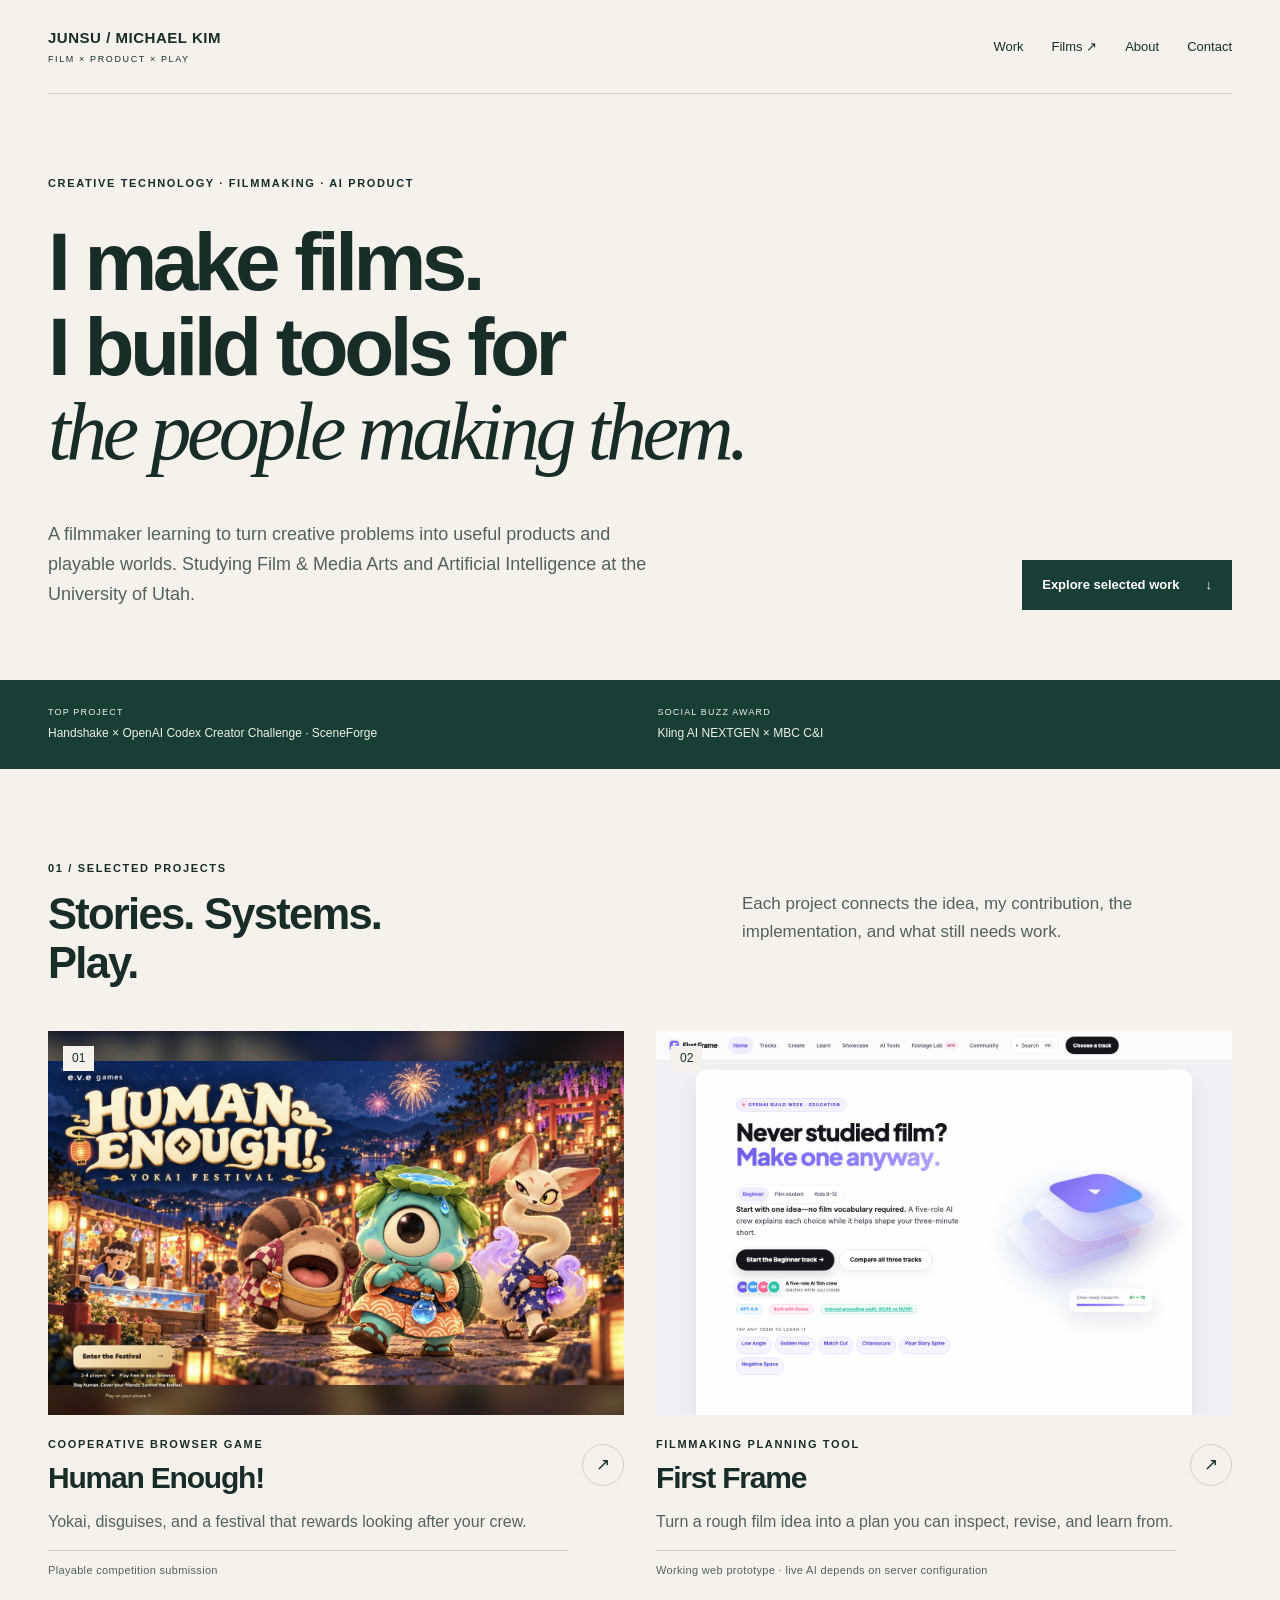
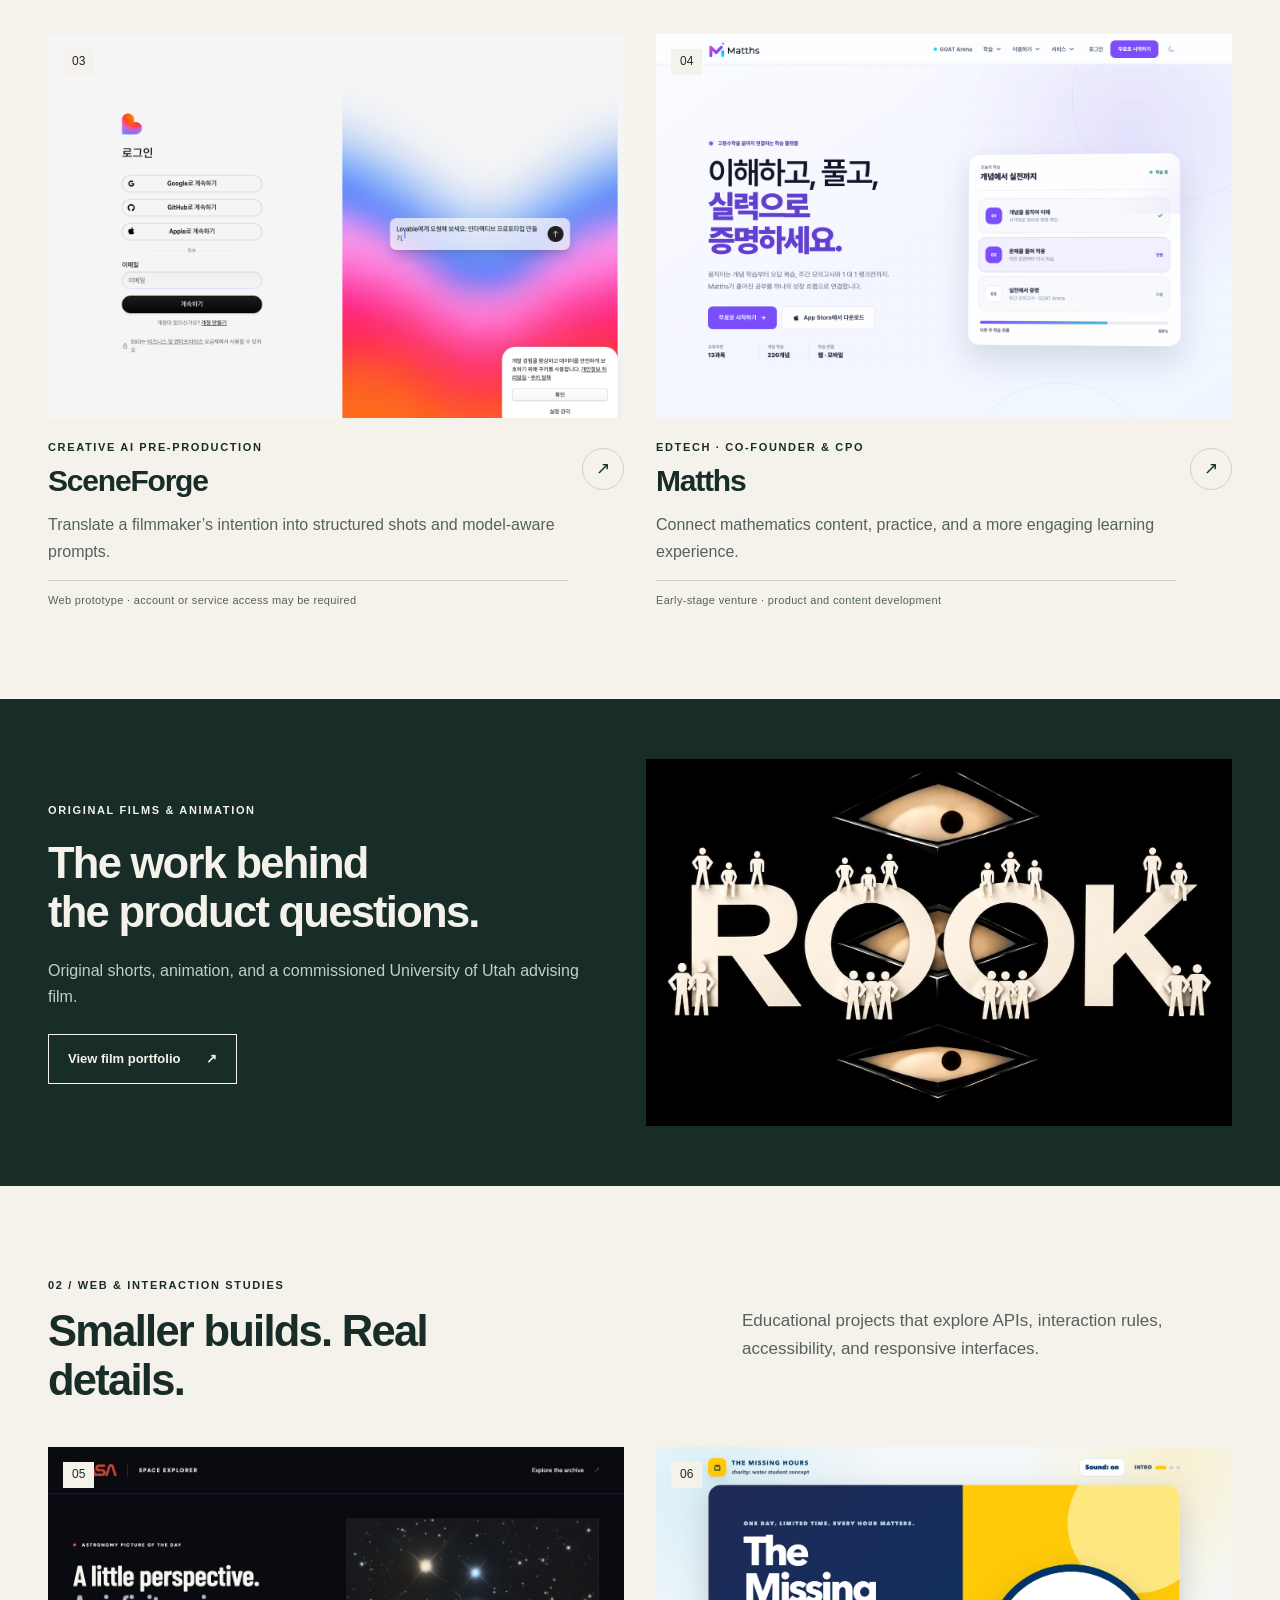
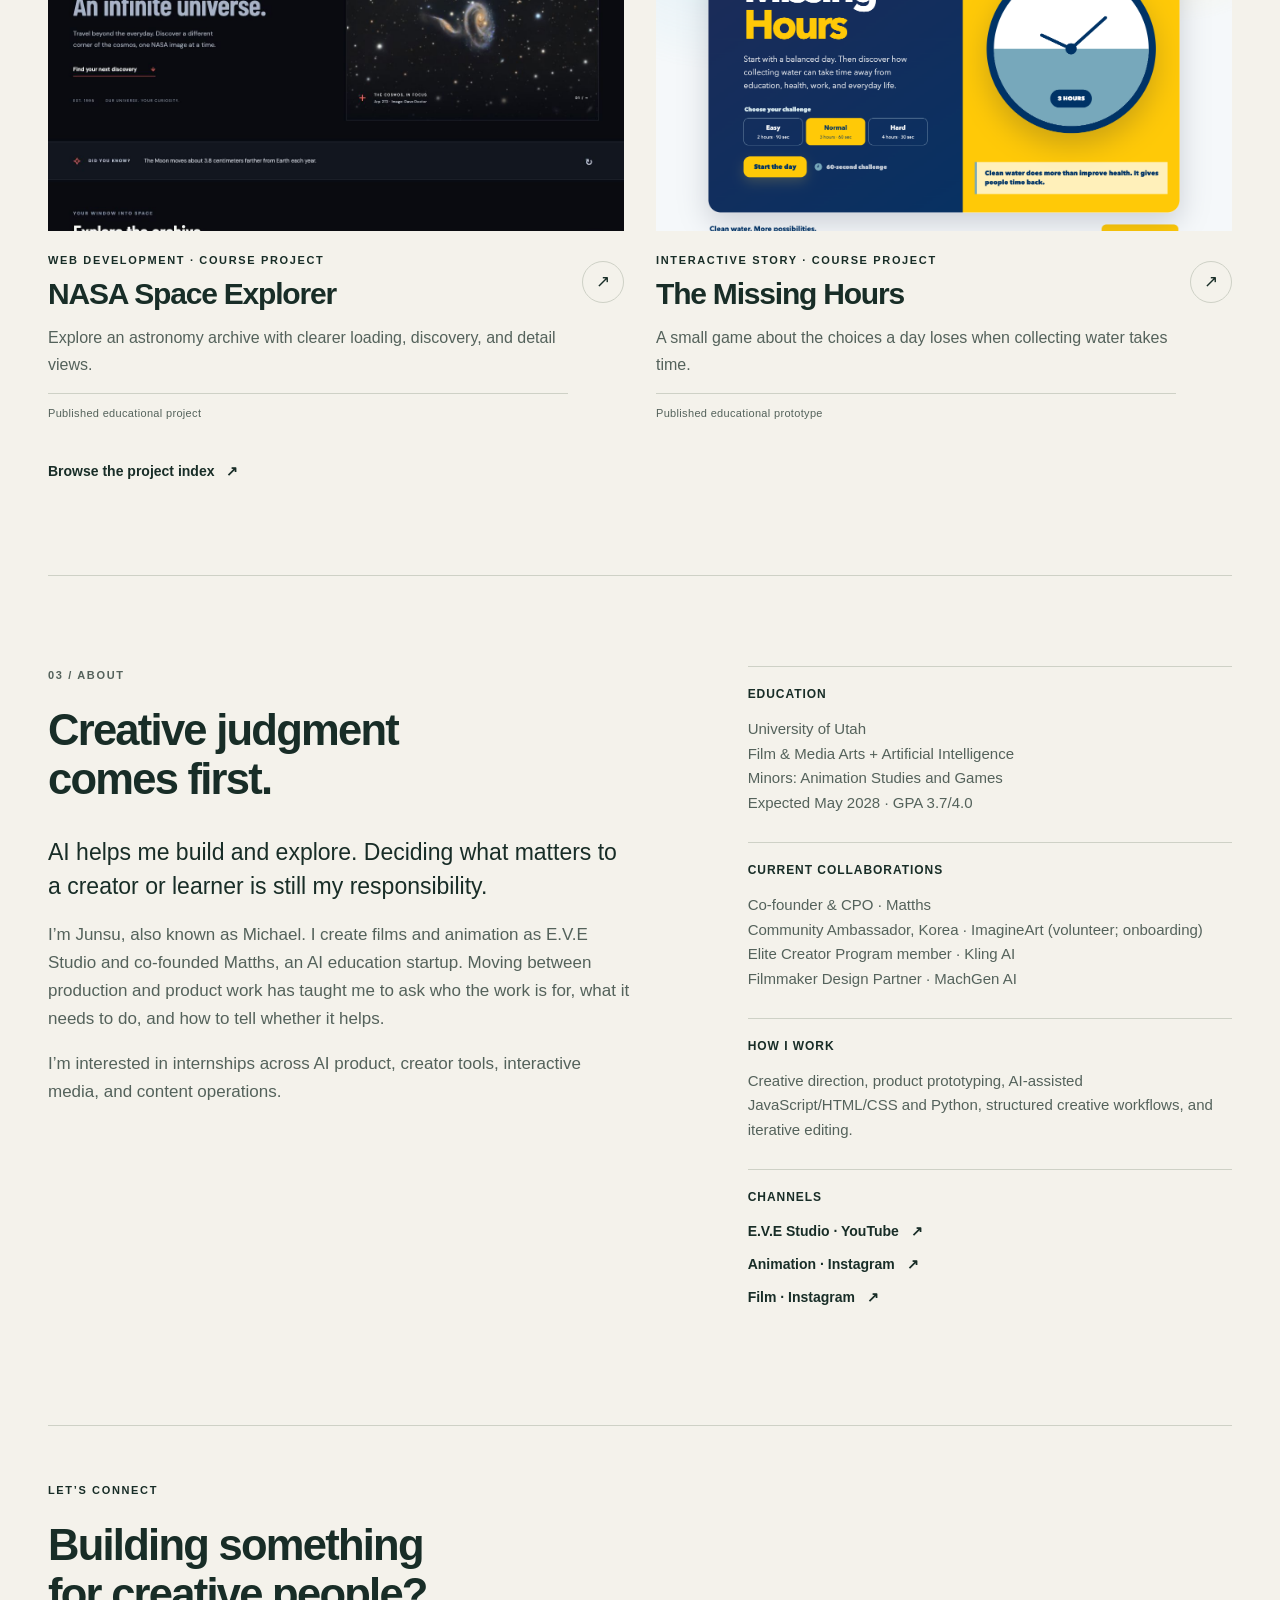
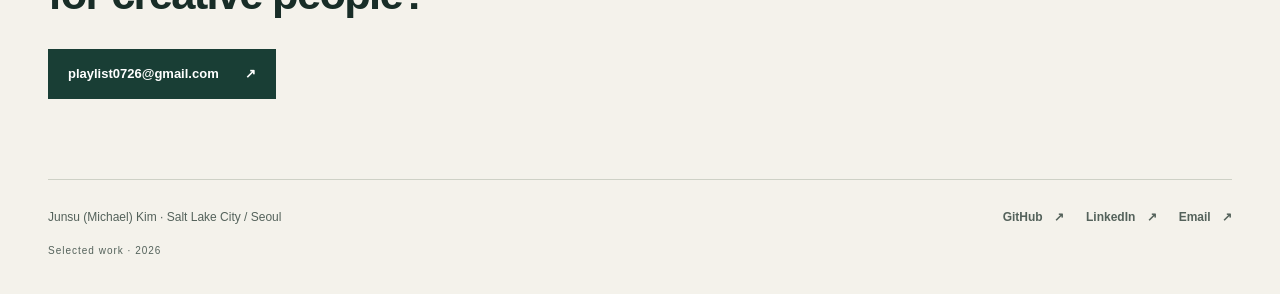
<file: index.html>
<!doctype html><html lang="en"><head><meta charset="utf-8"><meta name="viewport" content="width=device-width,initial-scale=1"><title>Film, AI Products &amp; Games — Junsu (Michael) Kim</title><meta name="description" content="Selected films, AI creative tools, games, and web projects by Junsu (Michael) Kim."><meta name="theme-color" content="#f4f2eb"><link rel="canonical" href="https://playlist0726-code.github.io/"><meta property="og:title" content="Film, AI Products &amp; Games — Junsu Kim"><meta property="og:description" content="Selected films, AI creative tools, games, and web projects by Junsu (Michael) Kim."><meta property="og:image" content="https://playlist0726-code.github.io/assets/human-enough.png"><link rel="icon" href="favicon.svg"><link rel="stylesheet" href="style.css"></head><body><a class="skip" href="#main">Skip to content</a><header><a class="wordmark" href="./">JUNSU / MICHAEL KIM<span>FILM × PRODUCT × PLAY</span></a><nav aria-label="Main"><a href="#work">Work</a><a href="https://michael-kim-creative-portfolio.starbuild4590.chatgpt.site/#work">Films ↗</a><a href="#about">About</a><a href="mailto:playlist0726@gmail.com">Contact</a></nav></header><main id="main"><section class="hero"><p class="eyebrow">CREATIVE TECHNOLOGY · FILMMAKING · AI PRODUCT</p><h1>I make films.<br>I build tools for<br><em>the people making them.</em></h1><div class="hero-bottom"><p>A filmmaker learning to turn creative problems into useful products and playable worlds. Studying Film &amp; Media Arts and Artificial Intelligence at the University of Utah.</p><a class="button dark" href="#work">Explore selected work <span aria-hidden="true">↓</span></a></div></section>
<section class="featured-strip" aria-label="Recognition"><p>TOP PROJECT <strong>Handshake × OpenAI Codex Creator Challenge · SceneForge</strong></p><p>SOCIAL BUZZ AWARD <strong>Kling AI NEXTGEN × MBC C&amp;I</strong></p></section>
<section class="section" id="work"><div class="section-head"><p class="eyebrow">01 / SELECTED PROJECTS</p><h2>Stories. Systems. Play.</h2><p>Each project connects the idea, my contribution, the implementation, and what still needs work.</p></div><div class="work-grid"><article class="work-card"><a class="card-image" href="projects/human-enough/"><img src="assets/human-enough.png" alt="Human Enough! project preview" width="1500" height="1000" loading="lazy"><span class="card-number">01</span></a><div class="card-heading"><div><p class="eyebrow">COOPERATIVE BROWSER GAME</p><h3><a href="projects/human-enough/">Human Enough!</a></h3></div><a class="round-link" href="projects/human-enough/" aria-label="Read Human Enough! project">↗</a></div><p>Yokai, disguises, and a festival that rewards looking after your crew.</p><p class="status">Playable competition submission</p></article><article class="work-card"><a class="card-image" href="projects/first-frame/"><img src="assets/first-frame.png" alt="First Frame project preview" width="1500" height="1000" loading="lazy"><span class="card-number">02</span></a><div class="card-heading"><div><p class="eyebrow">FILMMAKING PLANNING TOOL</p><h3><a href="projects/first-frame/">First Frame</a></h3></div><a class="round-link" href="projects/first-frame/" aria-label="Read First Frame project">↗</a></div><p>Turn a rough film idea into a plan you can inspect, revise, and learn from.</p><p class="status">Working web prototype · live AI depends on server configuration</p></article><article class="work-card"><a class="card-image" href="projects/sceneforge/"><img src="assets/sceneforge.png" alt="SceneForge project preview" width="1500" height="1000" loading="lazy"><span class="card-number">03</span></a><div class="card-heading"><div><p class="eyebrow">CREATIVE AI PRE-PRODUCTION</p><h3><a href="projects/sceneforge/">SceneForge</a></h3></div><a class="round-link" href="projects/sceneforge/" aria-label="Read SceneForge project">↗</a></div><p>Translate a filmmaker’s intention into structured shots and model-aware prompts.</p><p class="status">Web prototype · account or service access may be required</p></article><article class="work-card"><a class="card-image" href="projects/matths/"><img src="assets/matths.png" alt="Matths project preview" width="1500" height="1000" loading="lazy"><span class="card-number">04</span></a><div class="card-heading"><div><p class="eyebrow">EDTECH · CO-FOUNDER & CPO</p><h3><a href="projects/matths/">Matths</a></h3></div><a class="round-link" href="projects/matths/" aria-label="Read Matths project">↗</a></div><p>Connect mathematics content, practice, and a more engaging learning experience.</p><p class="status">Early-stage venture · product and content development</p></article></div></section>
<section class="film-banner"><div><p class="eyebrow">ORIGINAL FILMS &amp; ANIMATION</p><h2>The work behind<br>the product questions.</h2><p>Original shorts, animation, and a commissioned University of Utah advising film.</p><a class="button" href="https://michael-kim-creative-portfolio.starbuild4590.chatgpt.site">View film portfolio <span aria-hidden="true">↗</span></a></div><a href="https://michael-kim-creative-portfolio.starbuild4590.chatgpt.site/#work"><img src="assets/film.png" alt="ROOK original film thumbnail" width="1280" height="720" loading="lazy"></a></section>
<section class="section" id="web"><div class="section-head"><p class="eyebrow">02 / WEB &amp; INTERACTION STUDIES</p><h2>Smaller builds. Real details.</h2><p>Educational projects that explore APIs, interaction rules, accessibility, and responsive interfaces.</p></div><div class="work-grid"><article class="work-card"><a class="card-image" href="projects/nasa-space-explorer/"><img src="assets/nasa.jpg" alt="NASA Space Explorer project preview" width="1500" height="1000" loading="lazy"><span class="card-number">05</span></a><div class="card-heading"><div><p class="eyebrow">WEB DEVELOPMENT · COURSE PROJECT</p><h3><a href="projects/nasa-space-explorer/">NASA Space Explorer</a></h3></div><a class="round-link" href="projects/nasa-space-explorer/" aria-label="Read NASA Space Explorer project">↗</a></div><p>Explore an astronomy archive with clearer loading, discovery, and detail views.</p><p class="status">Published educational project</p></article><article class="work-card"><a class="card-image" href="projects/the-missing-hours/"><img src="assets/missing-hours.png" alt="The Missing Hours project preview" width="1500" height="1000" loading="lazy"><span class="card-number">06</span></a><div class="card-heading"><div><p class="eyebrow">INTERACTIVE STORY · COURSE PROJECT</p><h3><a href="projects/the-missing-hours/">The Missing Hours</a></h3></div><a class="round-link" href="projects/the-missing-hours/" aria-label="Read The Missing Hours project">↗</a></div><p>A small game about the choices a day loses when collecting water takes time.</p><p class="status">Published educational prototype</p></article></div><p class="archive-link"><a class="text-link" href="projects/">Browse the project index <span aria-hidden="true">↗</span></a></p></section>
<section class="section about" id="about"><div><p class="eyebrow">03 / ABOUT</p><h2>Creative judgment<br>comes first.</h2><p class="large">AI helps me build and explore. Deciding what matters to a creator or learner is still my responsibility.</p><p>I’m Junsu, also known as Michael. I create films and animation as E.V.E Studio and co-founded Matths, an AI education startup. Moving between production and product work has taught me to ask who the work is for, what it needs to do, and how to tell whether it helps.</p><p>I’m interested in internships across AI product, creator tools, interactive media, and content operations.</p></div><div class="about-facts"><div><h3>Education</h3><p>University of Utah<br>Film &amp; Media Arts + Artificial Intelligence<br>Minors: Animation Studies and Games<br>Expected May 2028 · GPA 3.7/4.0</p></div><div><h3>Current collaborations</h3><p>Co-founder &amp; CPO · Matths<br>Community Ambassador, Korea · ImagineArt (volunteer; onboarding)<br>Elite Creator Program member · Kling AI<br>Filmmaker Design Partner · MachGen AI</p></div><div><h3>How I work</h3><p>Creative direction, product prototyping, AI-assisted JavaScript/HTML/CSS and Python, structured creative workflows, and iterative editing.</p></div><div><h3>Channels</h3><a class="text-link" href="https://www.youtube.com/@studio_e.v.e">E.V.E Studio · YouTube <span aria-hidden="true">↗</span></a><a class="text-link" href="https://www.instagram.com/studioe.v.e_animation/">Animation · Instagram <span aria-hidden="true">↗</span></a><a class="text-link" href="https://www.instagram.com/studioe.v.e/">Film · Instagram <span aria-hidden="true">↗</span></a></div></div></section>
<section class="contact"><p class="eyebrow">LET’S CONNECT</p><h2>Building something<br>for creative people?</h2><a class="button dark" href="mailto:playlist0726@gmail.com">playlist0726@gmail.com <span aria-hidden="true">↗</span></a></section></main><footer><p>Junsu (Michael) Kim · Salt Lake City / Seoul</p><div><a class="text-link" href="https://github.com/playlist0726-code">GitHub <span aria-hidden="true">↗</span></a><a class="text-link" href="https://www.linkedin.com/in/michael-junsu-kim-670462379/">LinkedIn <span aria-hidden="true">↗</span></a><a class="text-link" href="mailto:playlist0726@gmail.com">Email <span aria-hidden="true">↗</span></a></div><p class="fine">Selected work · 2026</p></footer></body></html>
</file>
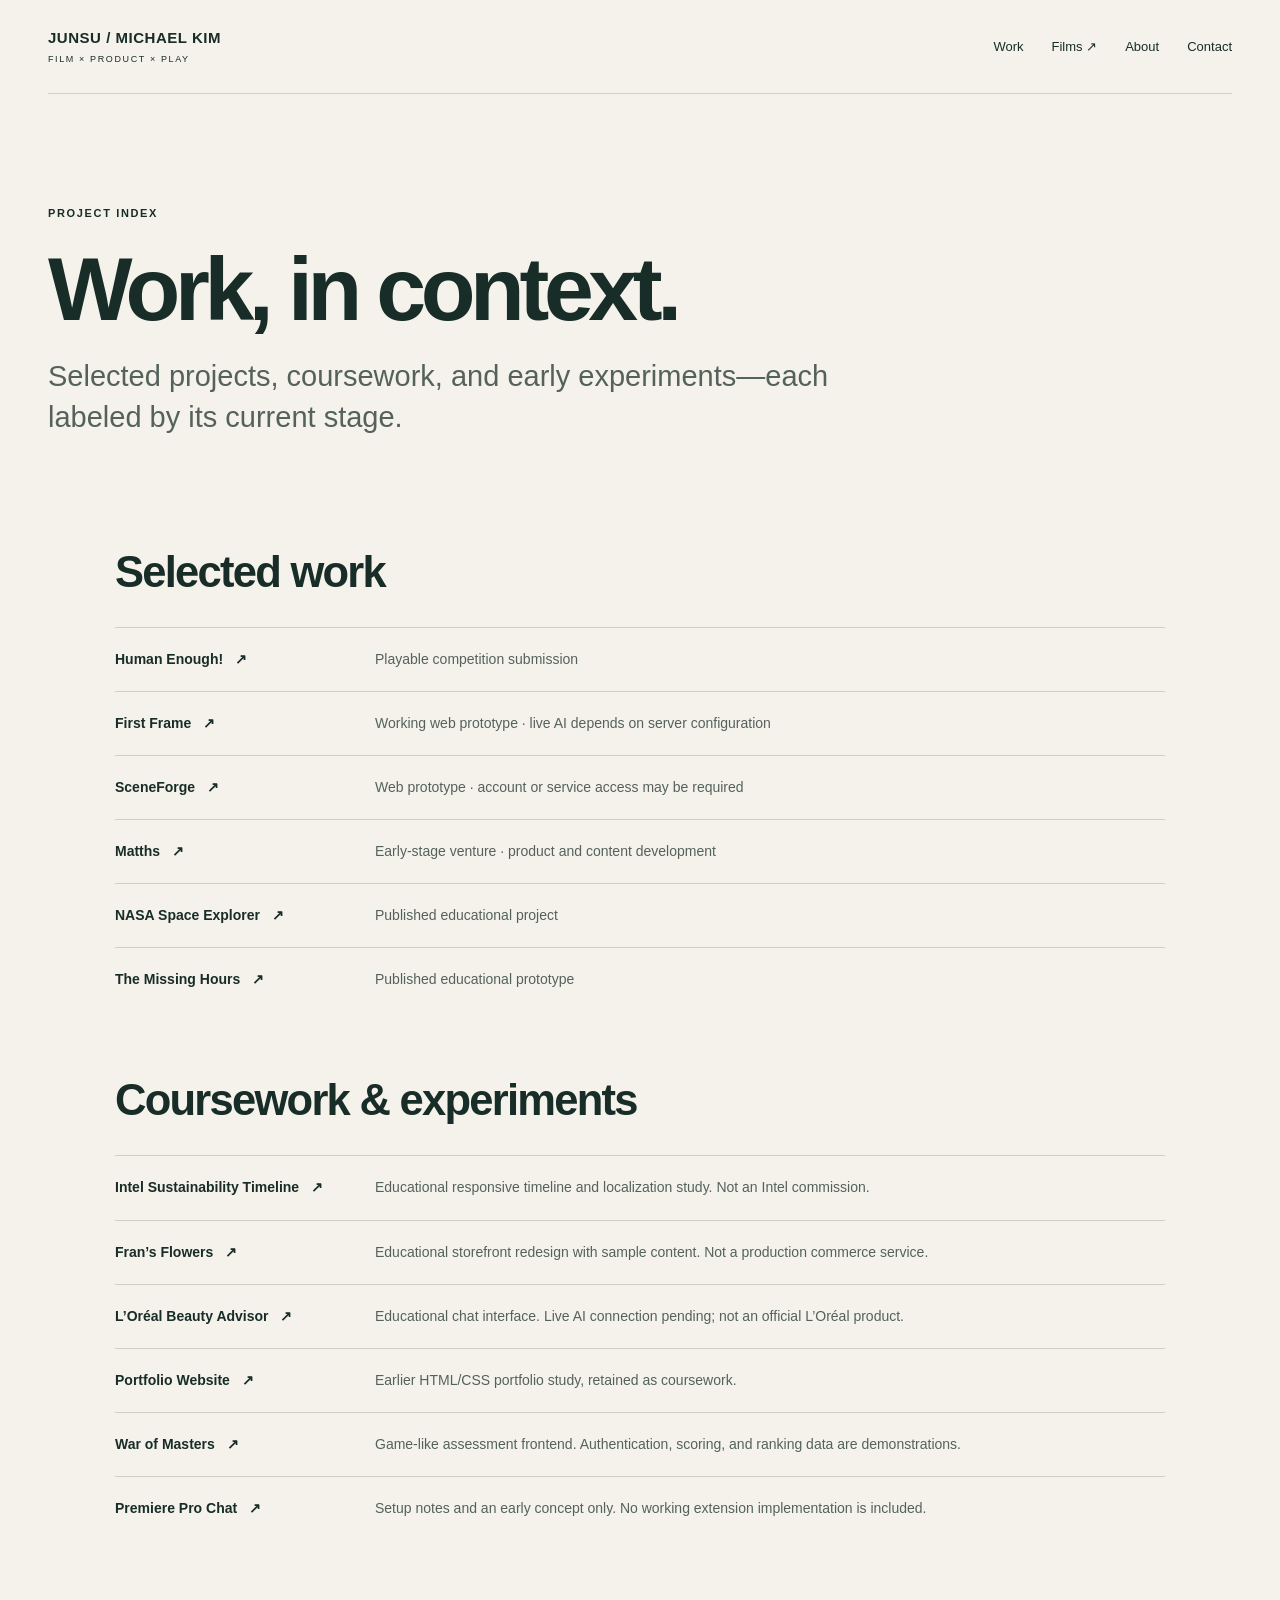
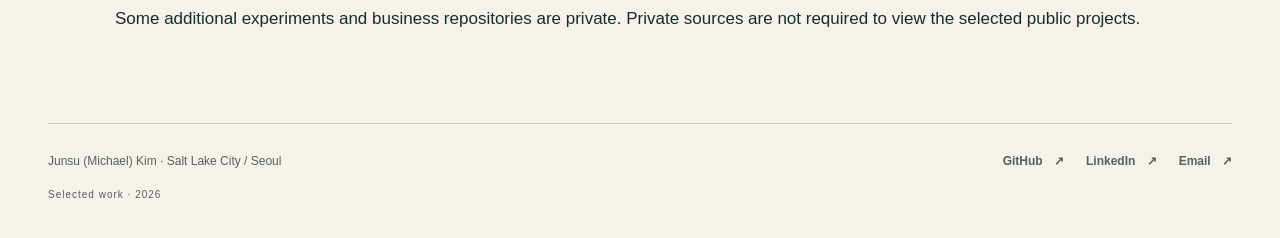
<file: projects/index.html>
<!doctype html><html lang="en"><head><meta charset="utf-8"><meta name="viewport" content="width=device-width,initial-scale=1"><title>Project Index — Junsu (Michael) Kim</title><meta name="description" content="Selected projects, coursework, and experiments, with their current stage."><meta name="theme-color" content="#f4f2eb"><link rel="canonical" href="https://playlist0726-code.github.io/projects/"><meta property="og:title" content="Project Index — Junsu Kim"><meta property="og:description" content="Selected projects, coursework, and experiments, with their current stage."><meta property="og:image" content="https://playlist0726-code.github.io/assets/human-enough.png"><link rel="icon" href="../favicon.svg"><link rel="stylesheet" href="../style.css"></head><body><a class="skip" href="#main">Skip to content</a><header><a class="wordmark" href="../">JUNSU / MICHAEL KIM<span>FILM × PRODUCT × PLAY</span></a><nav aria-label="Main"><a href="../#work">Work</a><a href="https://michael-kim-creative-portfolio.starbuild4590.chatgpt.site/#work">Films ↗</a><a href="../#about">About</a><a href="mailto:playlist0726@gmail.com">Contact</a></nav></header><main id="main"><section class="case-hero"><p class="eyebrow">PROJECT INDEX</p><h1>Work, in context.</h1><p class="case-deck">Selected projects, coursework, and early experiments—each labeled by its current stage.</p></section><section class="case-text"><h2>Selected work</h2><ul class="project-index"><li><a class="text-link" href="human-enough/">Human Enough! <span aria-hidden="true">↗</span></a><p>Playable competition submission</p></li><li><a class="text-link" href="first-frame/">First Frame <span aria-hidden="true">↗</span></a><p>Working web prototype · live AI depends on server configuration</p></li><li><a class="text-link" href="sceneforge/">SceneForge <span aria-hidden="true">↗</span></a><p>Web prototype · account or service access may be required</p></li><li><a class="text-link" href="matths/">Matths <span aria-hidden="true">↗</span></a><p>Early-stage venture · product and content development</p></li><li><a class="text-link" href="nasa-space-explorer/">NASA Space Explorer <span aria-hidden="true">↗</span></a><p>Published educational project</p></li><li><a class="text-link" href="the-missing-hours/">The Missing Hours <span aria-hidden="true">↗</span></a><p>Published educational prototype</p></li></ul><h2>Coursework &amp; experiments</h2><ul class="project-index"><li><a class="text-link" href="https://playlist0726-code.github.io/intel-sustainability-timeline/">Intel Sustainability Timeline <span aria-hidden="true">↗</span></a><p>Educational responsive timeline and localization study. Not an Intel commission.</p></li><li><a class="text-link" href="https://playlist0726-code.github.io/frans-flowers/">Fran’s Flowers <span aria-hidden="true">↗</span></a><p>Educational storefront redesign with sample content. Not a production commerce service.</p></li><li><a class="text-link" href="https://playlist0726-code.github.io/loreal-beauty-advisor/">L’Oréal Beauty Advisor <span aria-hidden="true">↗</span></a><p>Educational chat interface. Live AI connection pending; not an official L’Oréal product.</p></li><li><a class="text-link" href="https://playlist0726-code.github.io/portfolio-website/">Portfolio Website <span aria-hidden="true">↗</span></a><p>Earlier HTML/CSS portfolio study, retained as coursework.</p></li><li><a class="text-link" href="https://github.com/playlist0726-code/war-of-masters">War of Masters <span aria-hidden="true">↗</span></a><p>Game-like assessment frontend. Authentication, scoring, and ranking data are demonstrations.</p></li><li><a class="text-link" href="https://github.com/playlist0726-code/premiere-pro-chat">Premiere Pro Chat <span aria-hidden="true">↗</span></a><p>Setup notes and an early concept only. No working extension implementation is included.</p></li></ul><p>Some additional experiments and business repositories are private. Private sources are not required to view the selected public projects.</p></section></main><footer><p>Junsu (Michael) Kim · Salt Lake City / Seoul</p><div><a class="text-link" href="https://github.com/playlist0726-code">GitHub <span aria-hidden="true">↗</span></a><a class="text-link" href="https://www.linkedin.com/in/michael-junsu-kim-670462379/">LinkedIn <span aria-hidden="true">↗</span></a><a class="text-link" href="mailto:playlist0726@gmail.com">Email <span aria-hidden="true">↗</span></a></div><p class="fine">Selected work · 2026</p></footer></body></html>
</file>
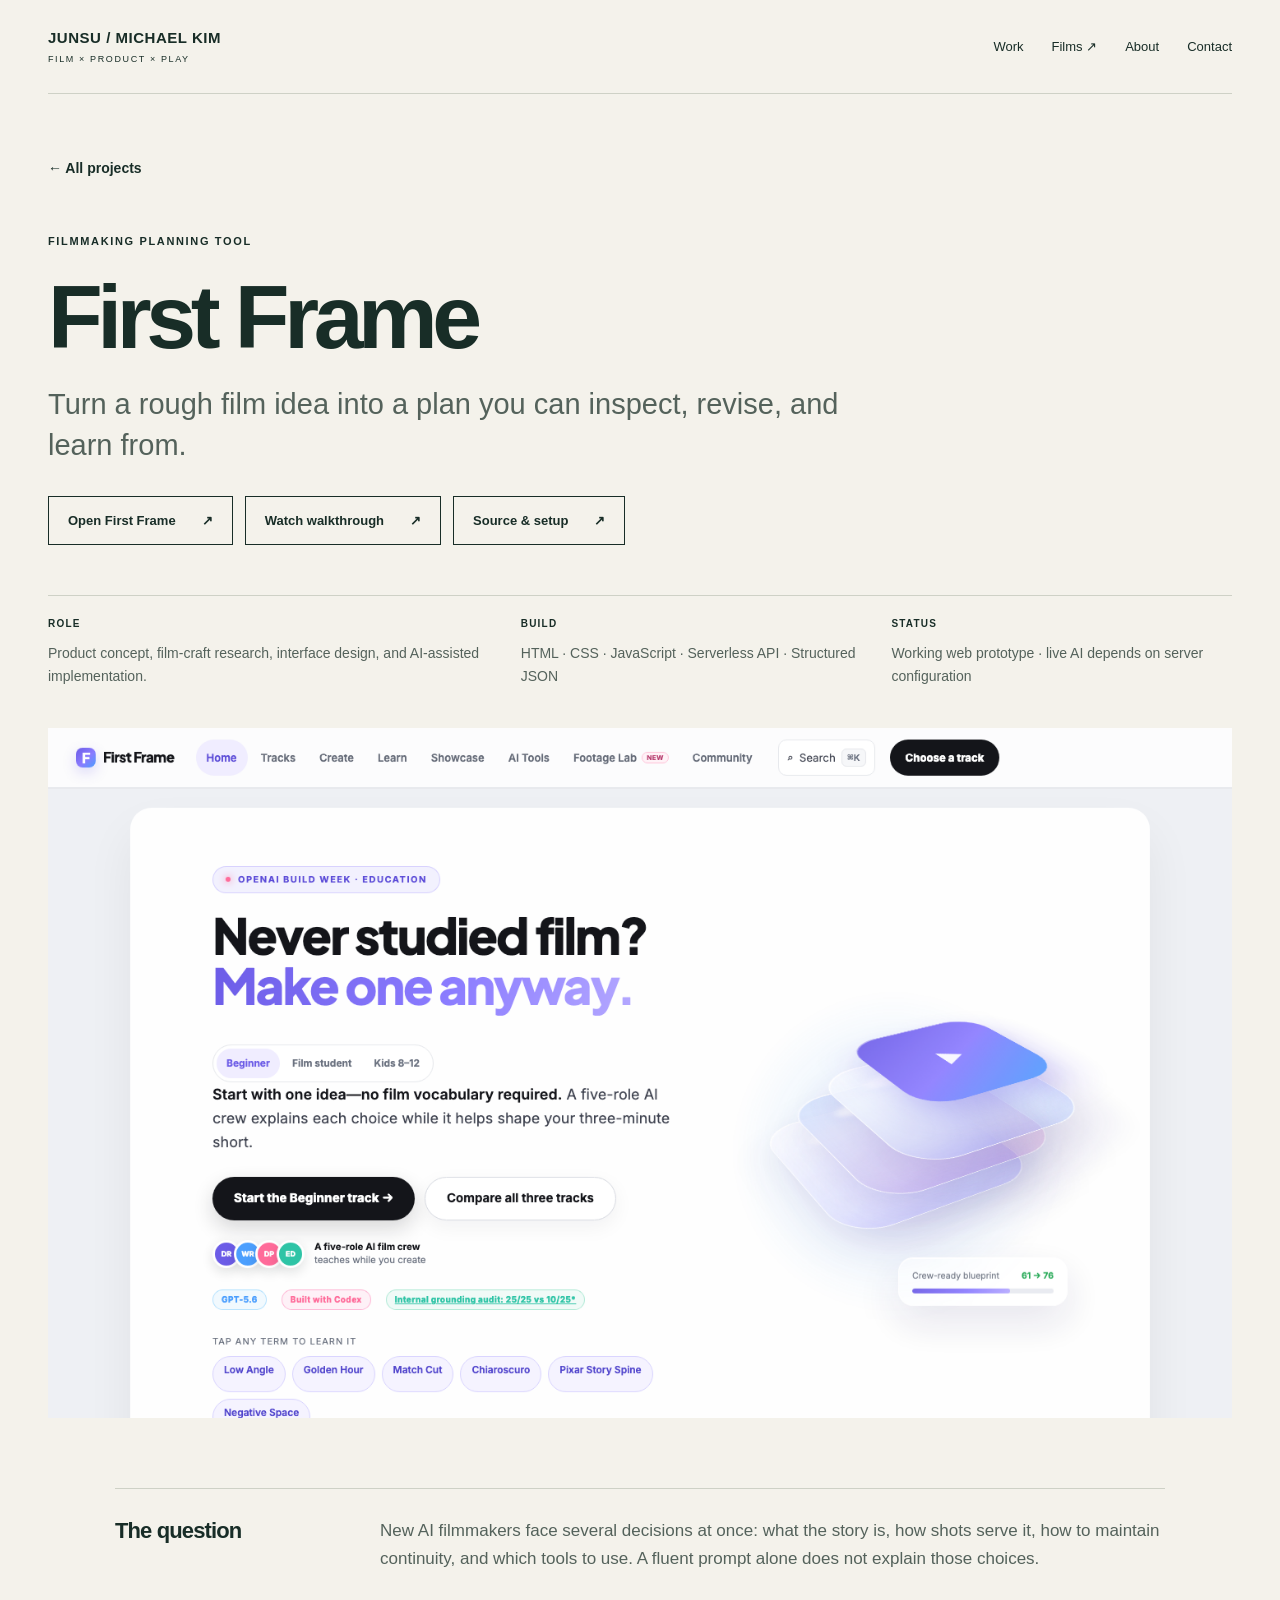
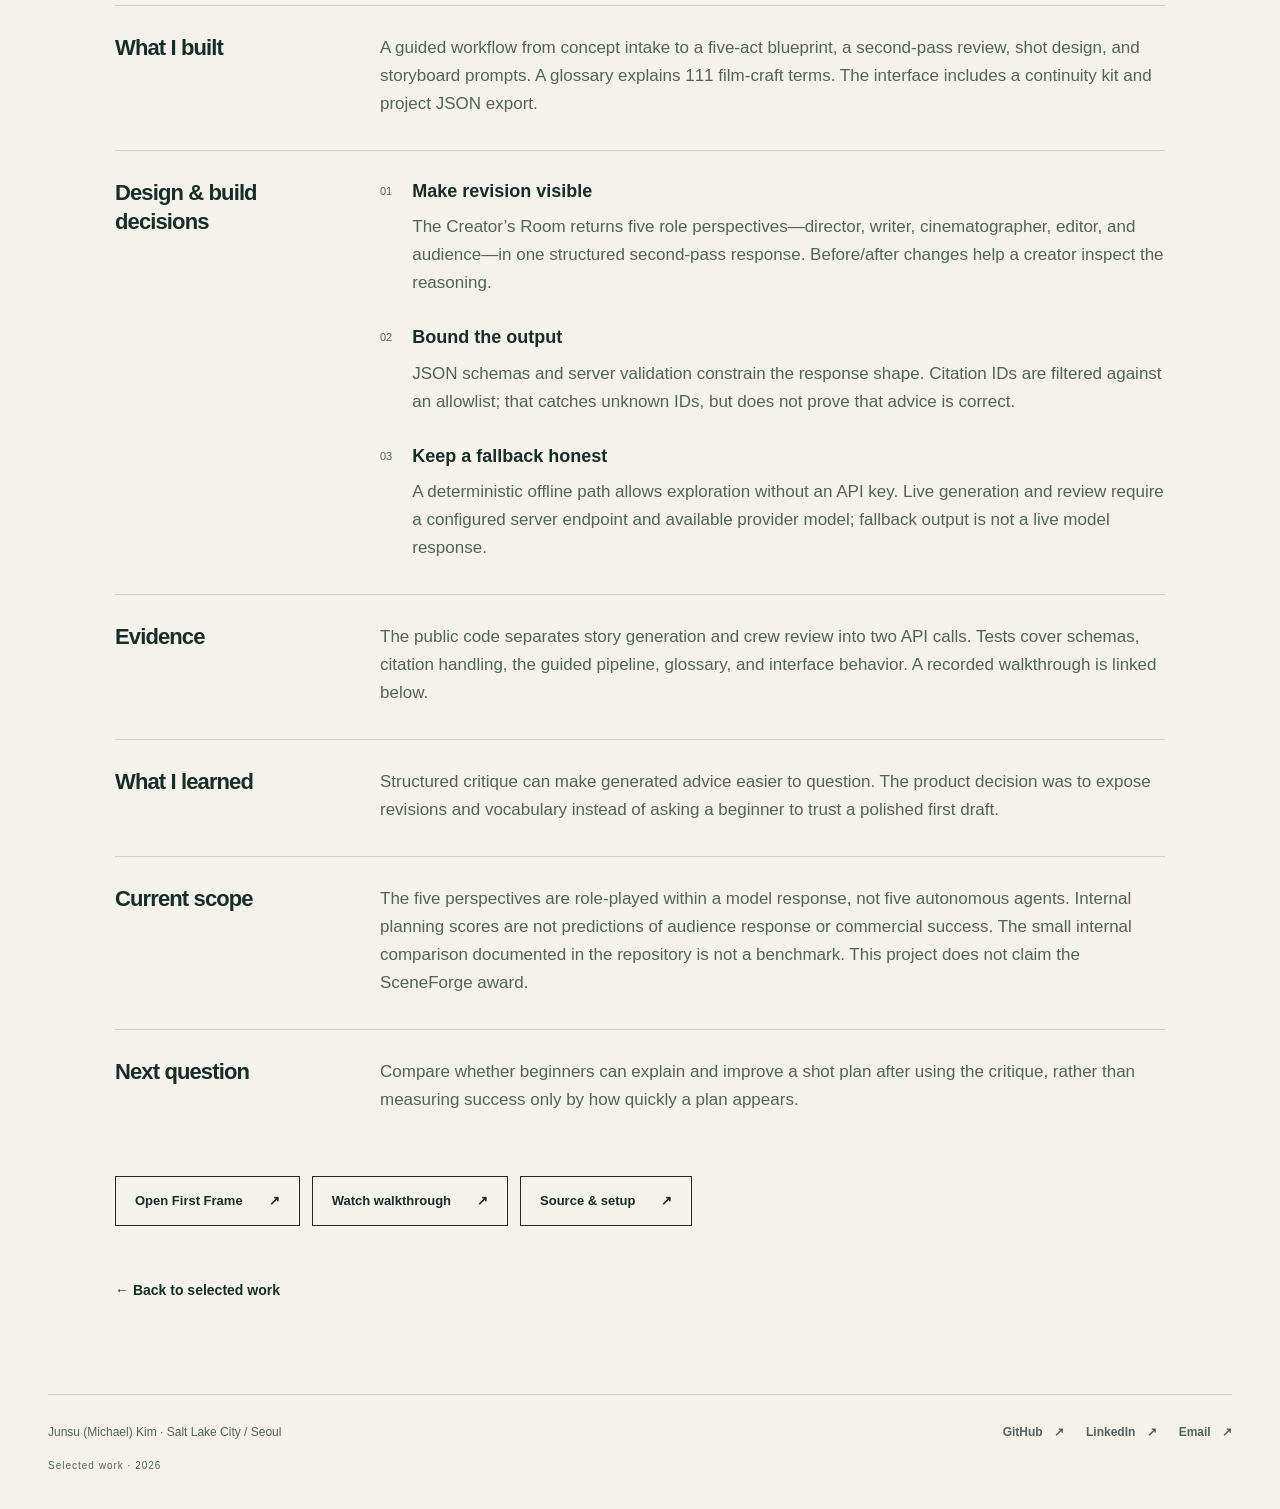
<file: projects/first-frame/index.html>
<!doctype html><html lang="en"><head><meta charset="utf-8"><meta name="viewport" content="width=device-width,initial-scale=1"><title>First Frame — Junsu (Michael) Kim</title><meta name="description" content="Turn a rough film idea into a plan you can inspect, revise, and learn from."><meta name="theme-color" content="#f4f2eb"><link rel="canonical" href="https://playlist0726-code.github.io/projects/first-frame/"><meta property="og:title" content="First Frame — Junsu Kim"><meta property="og:description" content="Turn a rough film idea into a plan you can inspect, revise, and learn from."><meta property="og:image" content="https://playlist0726-code.github.io/assets/human-enough.png"><link rel="icon" href="../../favicon.svg"><link rel="stylesheet" href="../../style.css"></head><body><a class="skip" href="#main">Skip to content</a><header><a class="wordmark" href="../../">JUNSU / MICHAEL KIM<span>FILM × PRODUCT × PLAY</span></a><nav aria-label="Main"><a href="../../#work">Work</a><a href="https://michael-kim-creative-portfolio.starbuild4590.chatgpt.site/#work">Films ↗</a><a href="../../#about">About</a><a href="mailto:playlist0726@gmail.com">Contact</a></nav></header><main id="main"><section class="case-hero"><a class="text-link" href="../../#work">← All projects</a><p class="eyebrow">FILMMAKING PLANNING TOOL</p><h1>First Frame</h1><p class="case-deck">Turn a rough film idea into a plan you can inspect, revise, and learn from.</p><div class="buttons"><a class="button" href="https://eve-creator.vercel.app/">Open First Frame <span aria-hidden="true">↗</span></a><a class="button" href="https://youtu.be/bDWb2VqcrDs">Watch walkthrough <span aria-hidden="true">↗</span></a><a class="button" href="https://github.com/playlist0726-code/eve-creator">Source &amp; setup <span aria-hidden="true">↗</span></a></div><dl class="facts"><div><dt>Role</dt><dd>Product concept, film-craft research, interface design, and AI-assisted implementation.</dd></div><div><dt>Build</dt><dd>HTML · CSS · JavaScript · Serverless API · Structured JSON</dd></div><div><dt>Status</dt><dd>Working web prototype · live AI depends on server configuration</dd></div></dl></section><img class="case-cover" src="../../assets/first-frame.png" alt="First Frame project preview" width="1500" height="1000"><section class="case-text"><div class="case-row"><h2>The question</h2><p>New AI filmmakers face several decisions at once: what the story is, how shots serve it, how to maintain continuity, and which tools to use. A fluent prompt alone does not explain those choices.</p></div><div class="case-row"><h2>What I built</h2><p>A guided workflow from concept intake to a five-act blueprint, a second-pass review, shot design, and storyboard prompts. A glossary explains 111 film-craft terms. The interface includes a continuity kit and project JSON export.</p></div><div class="case-row"><h2>Design &amp; build decisions</h2><div><article class="decision"><span>01</span><div><h3>Make revision visible</h3><p>The Creator’s Room returns five role perspectives—director, writer, cinematographer, editor, and audience—in one structured second-pass response. Before/after changes help a creator inspect the reasoning.</p></div></article><article class="decision"><span>02</span><div><h3>Bound the output</h3><p>JSON schemas and server validation constrain the response shape. Citation IDs are filtered against an allowlist; that catches unknown IDs, but does not prove that advice is correct.</p></div></article><article class="decision"><span>03</span><div><h3>Keep a fallback honest</h3><p>A deterministic offline path allows exploration without an API key. Live generation and review require a configured server endpoint and available provider model; fallback output is not a live model response.</p></div></article></div></div><div class="case-row"><h2>Evidence</h2><p>The public code separates story generation and crew review into two API calls. Tests cover schemas, citation handling, the guided pipeline, glossary, and interface behavior. A recorded walkthrough is linked below.</p></div><div class="case-row"><h2>What I learned</h2><p>Structured critique can make generated advice easier to question. The product decision was to expose revisions and vocabulary instead of asking a beginner to trust a polished first draft.</p></div><div class="case-row"><h2>Current scope</h2><p>The five perspectives are role-played within a model response, not five autonomous agents. Internal planning scores are not predictions of audience response or commercial success. The small internal comparison documented in the repository is not a benchmark. This project does not claim the SceneForge award.</p></div><div class="case-row"><h2>Next question</h2><p>Compare whether beginners can explain and improve a shot plan after using the critique, rather than measuring success only by how quickly a plan appears.</p></div><div class="buttons"><a class="button" href="https://eve-creator.vercel.app/">Open First Frame <span aria-hidden="true">↗</span></a><a class="button" href="https://youtu.be/bDWb2VqcrDs">Watch walkthrough <span aria-hidden="true">↗</span></a><a class="button" href="https://github.com/playlist0726-code/eve-creator">Source &amp; setup <span aria-hidden="true">↗</span></a></div><p class="back-link"><a class="text-link" href="../../#work">← Back to selected work</a></p></section></main><footer><p>Junsu (Michael) Kim · Salt Lake City / Seoul</p><div><a class="text-link" href="https://github.com/playlist0726-code">GitHub <span aria-hidden="true">↗</span></a><a class="text-link" href="https://www.linkedin.com/in/michael-junsu-kim-670462379/">LinkedIn <span aria-hidden="true">↗</span></a><a class="text-link" href="mailto:playlist0726@gmail.com">Email <span aria-hidden="true">↗</span></a></div><p class="fine">Selected work · 2026</p></footer></body></html>
</file>
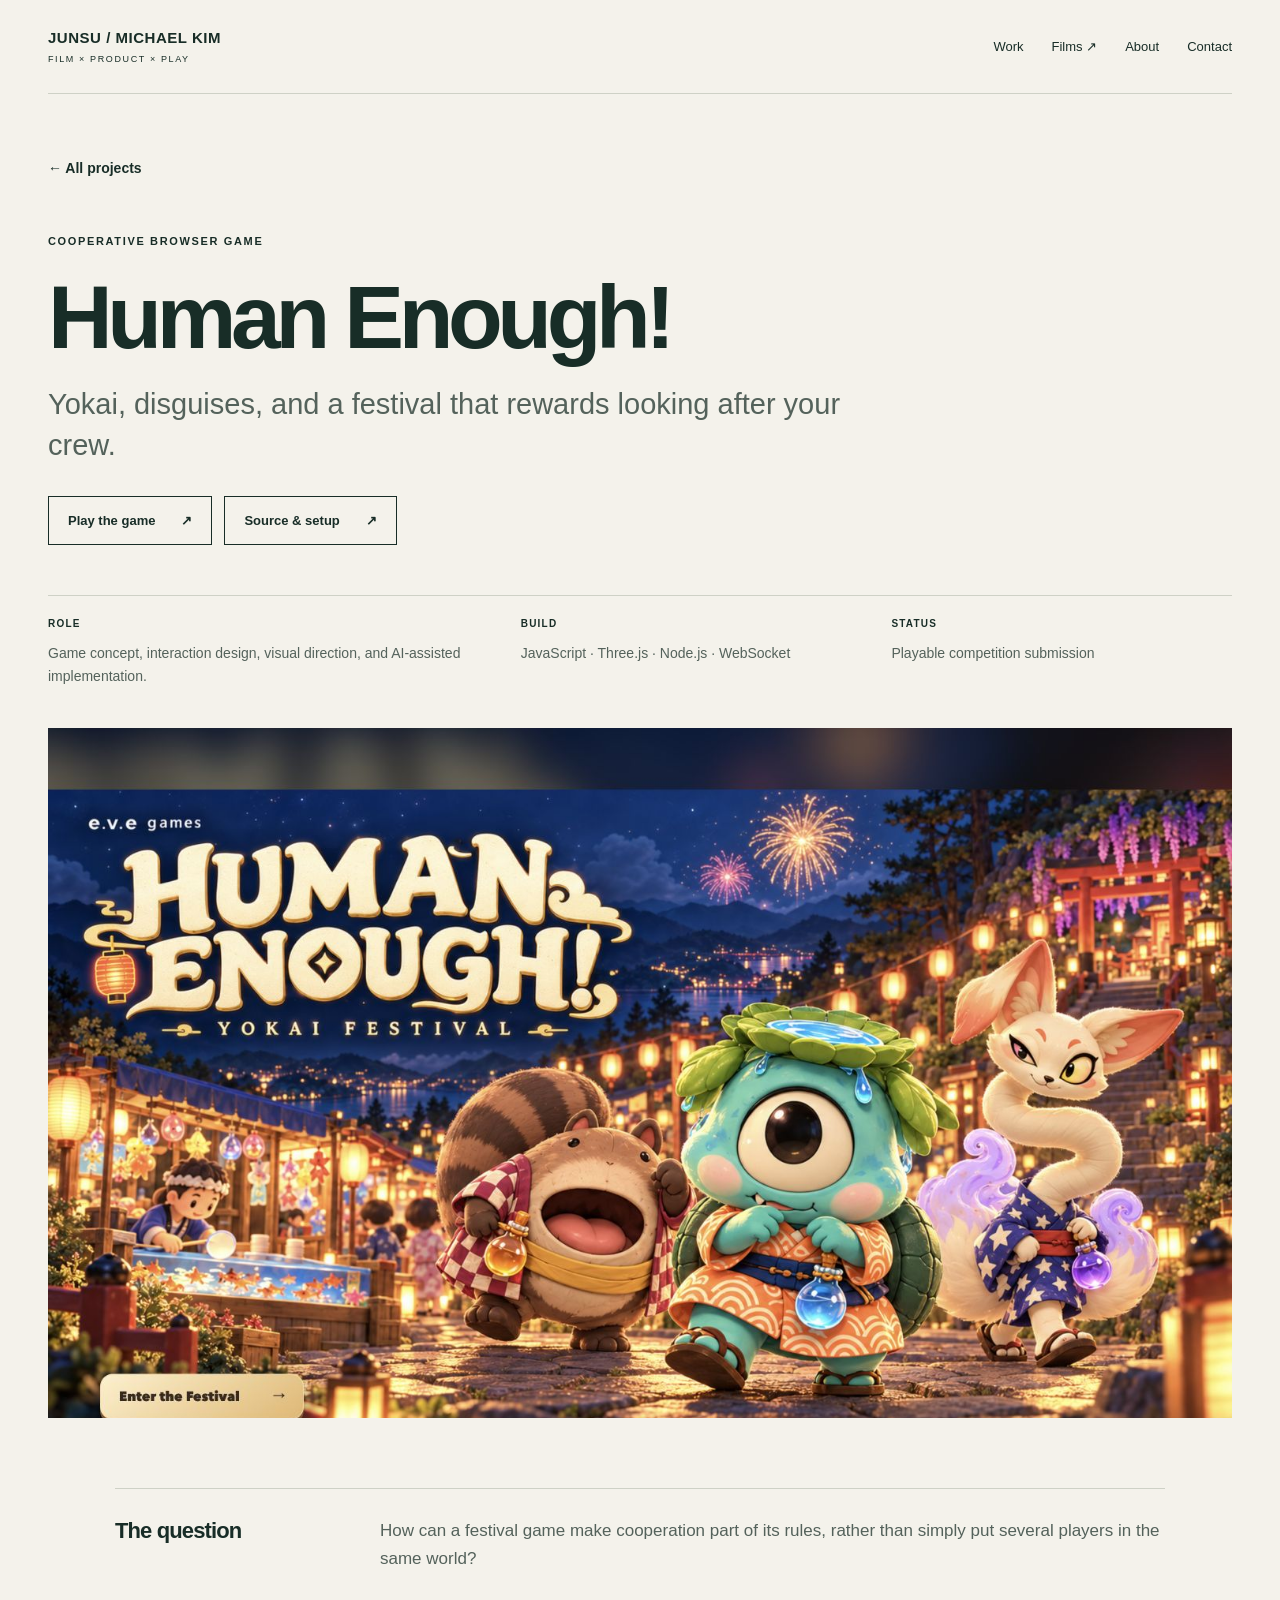
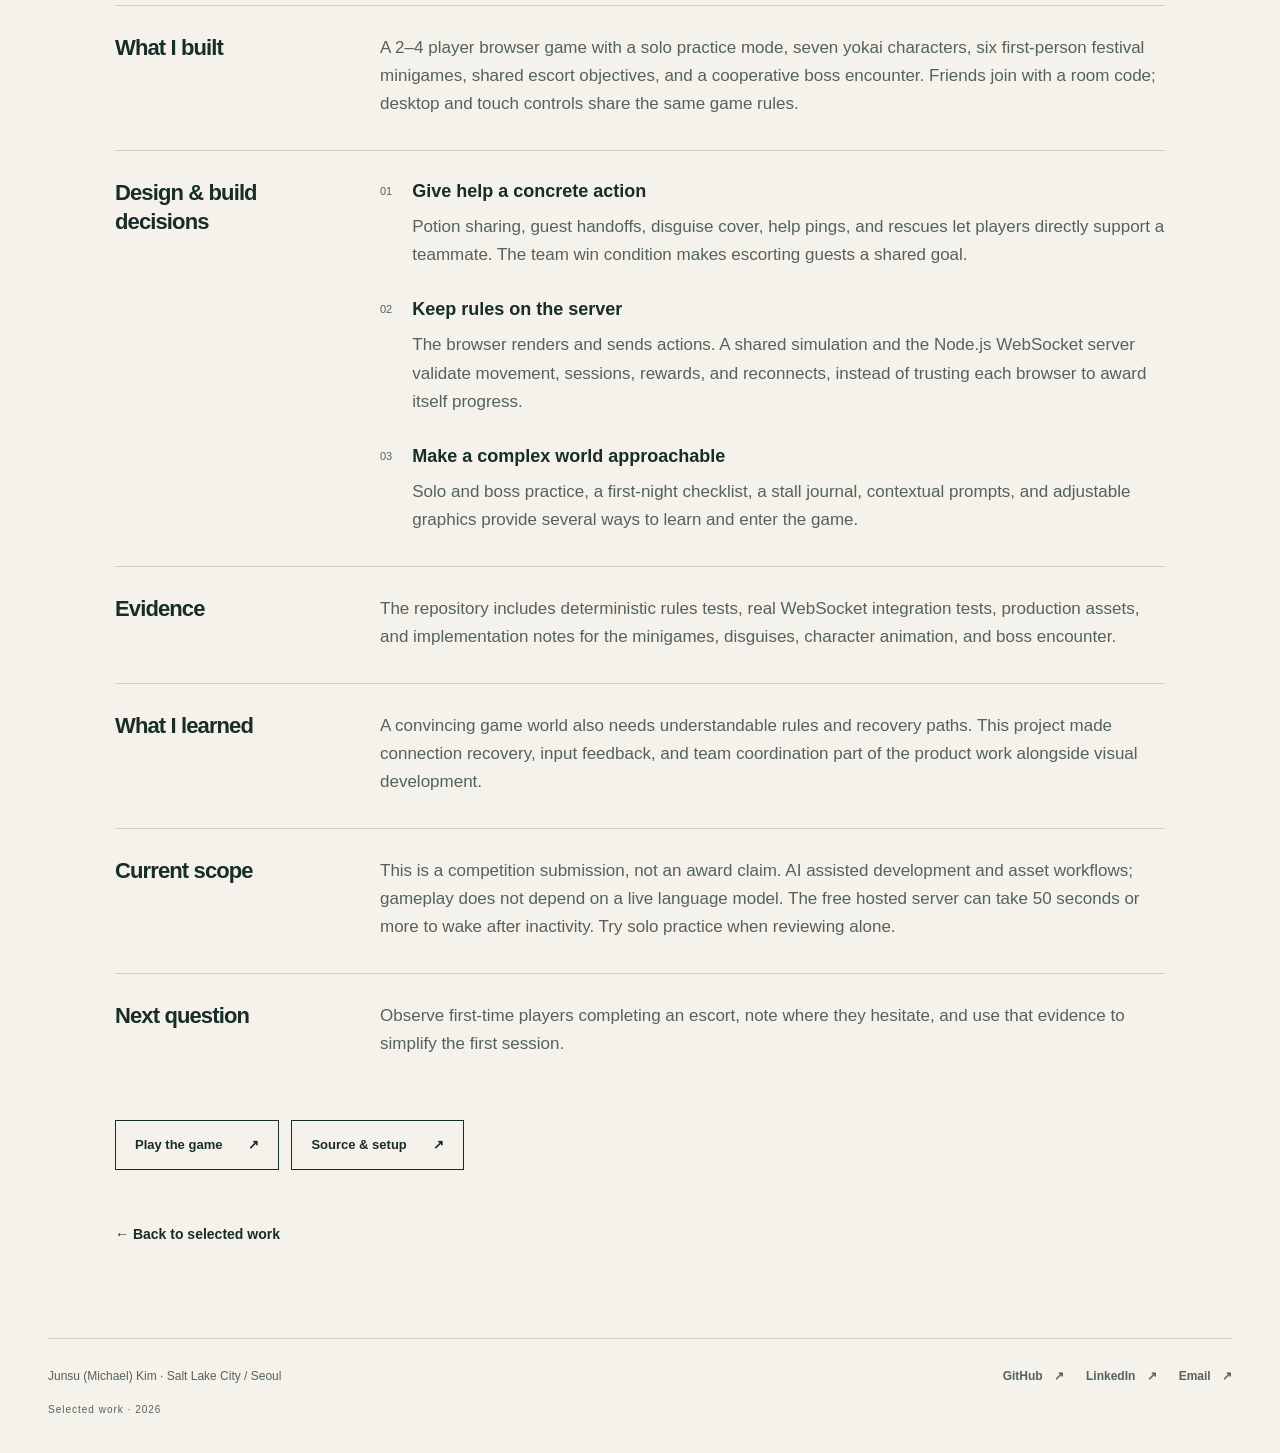
<file: projects/human-enough/index.html>
<!doctype html><html lang="en"><head><meta charset="utf-8"><meta name="viewport" content="width=device-width,initial-scale=1"><title>Human Enough! — Junsu (Michael) Kim</title><meta name="description" content="Yokai, disguises, and a festival that rewards looking after your crew."><meta name="theme-color" content="#f4f2eb"><link rel="canonical" href="https://playlist0726-code.github.io/projects/human-enough/"><meta property="og:title" content="Human Enough! — Junsu Kim"><meta property="og:description" content="Yokai, disguises, and a festival that rewards looking after your crew."><meta property="og:image" content="https://playlist0726-code.github.io/assets/human-enough.png"><link rel="icon" href="../../favicon.svg"><link rel="stylesheet" href="../../style.css"></head><body><a class="skip" href="#main">Skip to content</a><header><a class="wordmark" href="../../">JUNSU / MICHAEL KIM<span>FILM × PRODUCT × PLAY</span></a><nav aria-label="Main"><a href="../../#work">Work</a><a href="https://michael-kim-creative-portfolio.starbuild4590.chatgpt.site/#work">Films ↗</a><a href="../../#about">About</a><a href="mailto:playlist0726@gmail.com">Contact</a></nav></header><main id="main"><section class="case-hero"><a class="text-link" href="../../#work">← All projects</a><p class="eyebrow">COOPERATIVE BROWSER GAME</p><h1>Human Enough!</h1><p class="case-deck">Yokai, disguises, and a festival that rewards looking after your crew.</p><div class="buttons"><a class="button" href="https://human-enough-yokai-festival.onrender.com/">Play the game <span aria-hidden="true">↗</span></a><a class="button" href="https://github.com/playlist0726-code/human-enough-yokai-festival">Source &amp; setup <span aria-hidden="true">↗</span></a></div><dl class="facts"><div><dt>Role</dt><dd>Game concept, interaction design, visual direction, and AI-assisted implementation.</dd></div><div><dt>Build</dt><dd>JavaScript · Three.js · Node.js · WebSocket</dd></div><div><dt>Status</dt><dd>Playable competition submission</dd></div></dl></section><img class="case-cover" src="../../assets/human-enough.png" alt="Human Enough! project preview" width="1500" height="1000"><section class="case-text"><div class="case-row"><h2>The question</h2><p>How can a festival game make cooperation part of its rules, rather than simply put several players in the same world?</p></div><div class="case-row"><h2>What I built</h2><p>A 2–4 player browser game with a solo practice mode, seven yokai characters, six first-person festival minigames, shared escort objectives, and a cooperative boss encounter. Friends join with a room code; desktop and touch controls share the same game rules.</p></div><div class="case-row"><h2>Design &amp; build decisions</h2><div><article class="decision"><span>01</span><div><h3>Give help a concrete action</h3><p>Potion sharing, guest handoffs, disguise cover, help pings, and rescues let players directly support a teammate. The team win condition makes escorting guests a shared goal.</p></div></article><article class="decision"><span>02</span><div><h3>Keep rules on the server</h3><p>The browser renders and sends actions. A shared simulation and the Node.js WebSocket server validate movement, sessions, rewards, and reconnects, instead of trusting each browser to award itself progress.</p></div></article><article class="decision"><span>03</span><div><h3>Make a complex world approachable</h3><p>Solo and boss practice, a first-night checklist, a stall journal, contextual prompts, and adjustable graphics provide several ways to learn and enter the game.</p></div></article></div></div><div class="case-row"><h2>Evidence</h2><p>The repository includes deterministic rules tests, real WebSocket integration tests, production assets, and implementation notes for the minigames, disguises, character animation, and boss encounter.</p></div><div class="case-row"><h2>What I learned</h2><p>A convincing game world also needs understandable rules and recovery paths. This project made connection recovery, input feedback, and team coordination part of the product work alongside visual development.</p></div><div class="case-row"><h2>Current scope</h2><p>This is a competition submission, not an award claim. AI assisted development and asset workflows; gameplay does not depend on a live language model. The free hosted server can take 50 seconds or more to wake after inactivity. Try solo practice when reviewing alone.</p></div><div class="case-row"><h2>Next question</h2><p>Observe first-time players completing an escort, note where they hesitate, and use that evidence to simplify the first session.</p></div><div class="buttons"><a class="button" href="https://human-enough-yokai-festival.onrender.com/">Play the game <span aria-hidden="true">↗</span></a><a class="button" href="https://github.com/playlist0726-code/human-enough-yokai-festival">Source &amp; setup <span aria-hidden="true">↗</span></a></div><p class="back-link"><a class="text-link" href="../../#work">← Back to selected work</a></p></section></main><footer><p>Junsu (Michael) Kim · Salt Lake City / Seoul</p><div><a class="text-link" href="https://github.com/playlist0726-code">GitHub <span aria-hidden="true">↗</span></a><a class="text-link" href="https://www.linkedin.com/in/michael-junsu-kim-670462379/">LinkedIn <span aria-hidden="true">↗</span></a><a class="text-link" href="mailto:playlist0726@gmail.com">Email <span aria-hidden="true">↗</span></a></div><p class="fine">Selected work · 2026</p></footer></body></html>
</file>
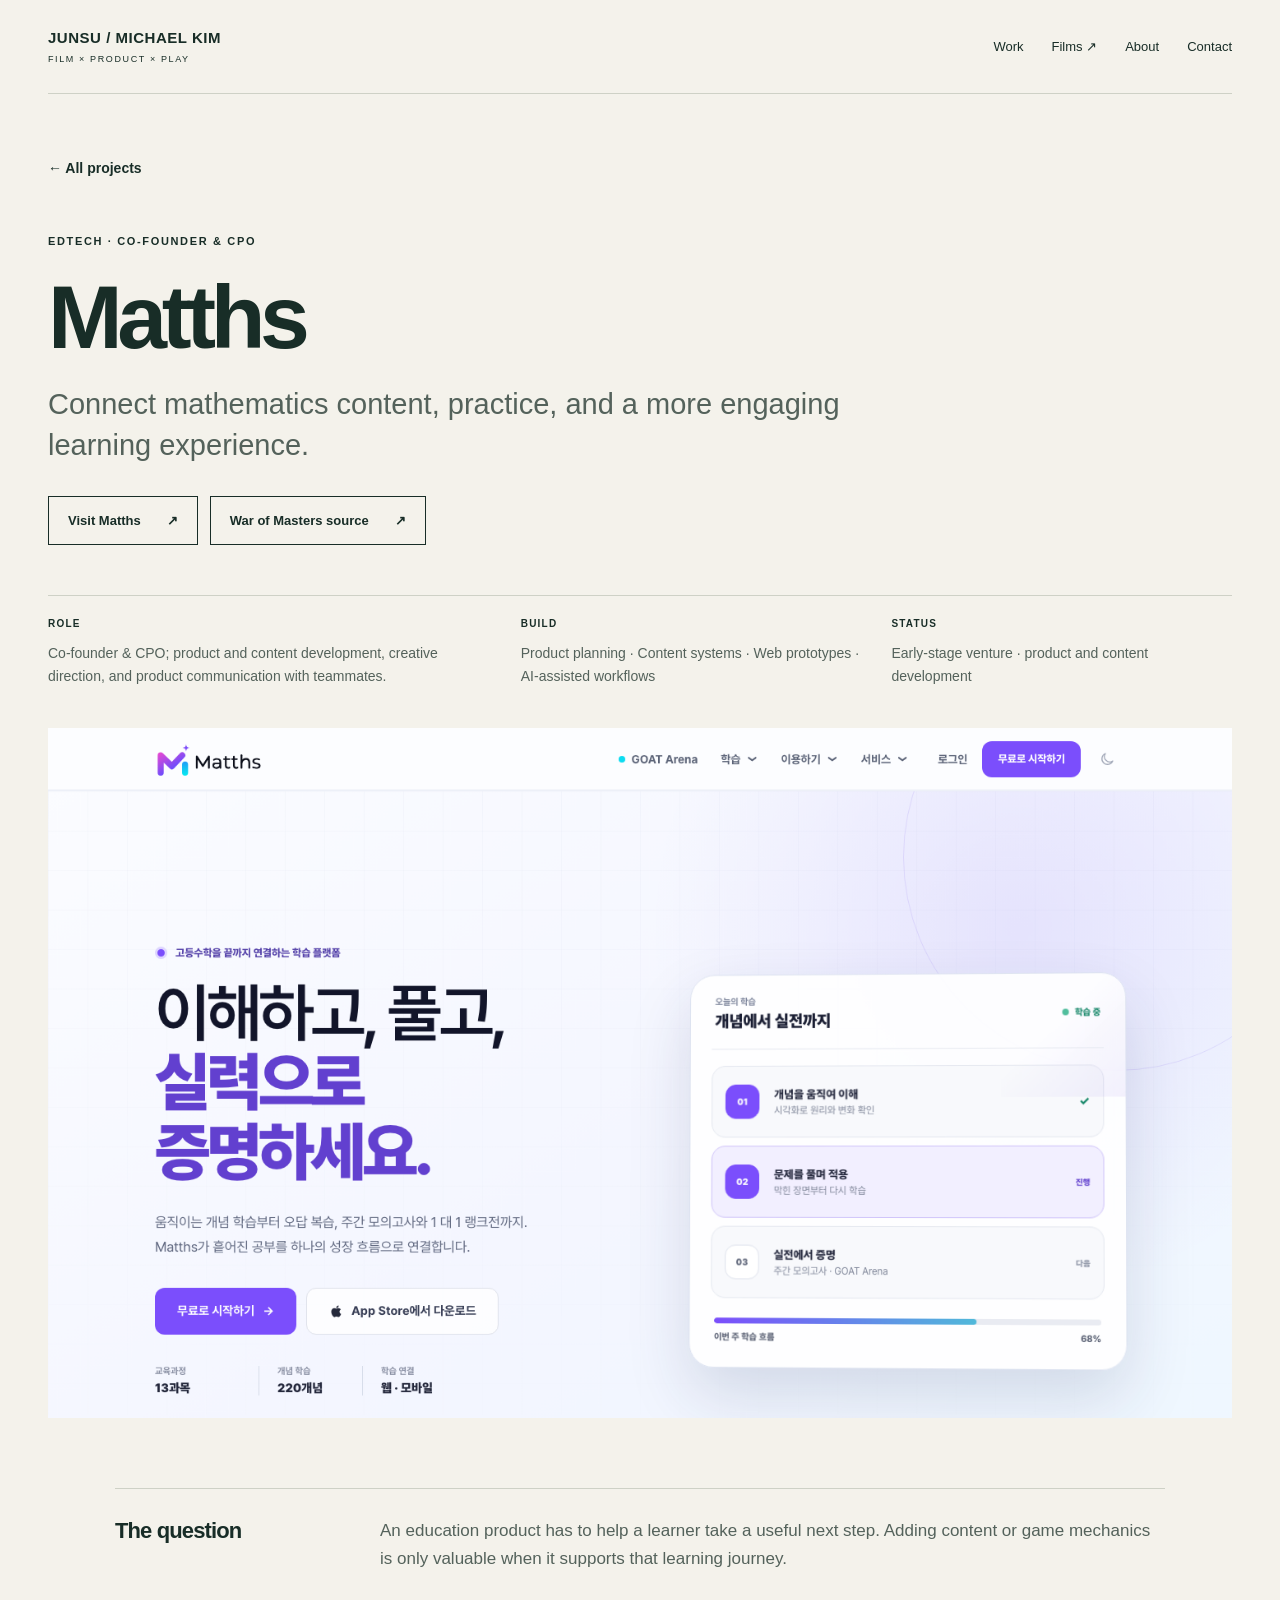
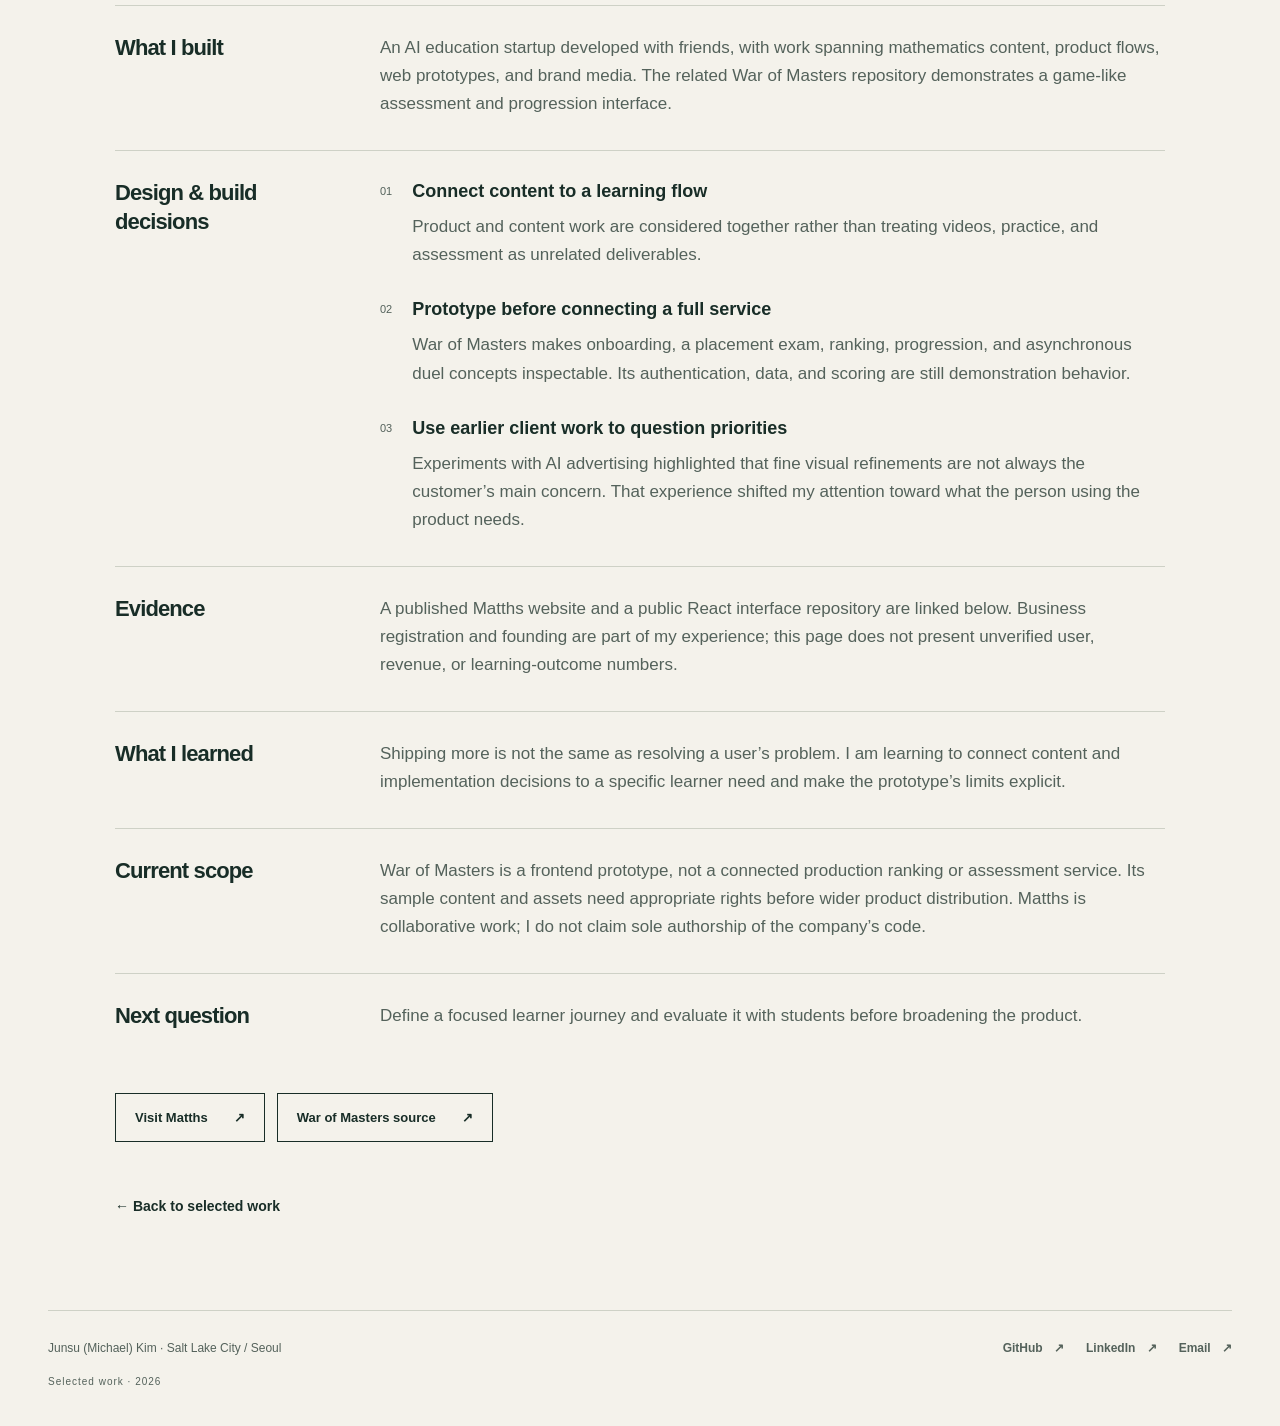
<file: projects/matths/index.html>
<!doctype html><html lang="en"><head><meta charset="utf-8"><meta name="viewport" content="width=device-width,initial-scale=1"><title>Matths — Junsu (Michael) Kim</title><meta name="description" content="Connect mathematics content, practice, and a more engaging learning experience."><meta name="theme-color" content="#f4f2eb"><link rel="canonical" href="https://playlist0726-code.github.io/projects/matths/"><meta property="og:title" content="Matths — Junsu Kim"><meta property="og:description" content="Connect mathematics content, practice, and a more engaging learning experience."><meta property="og:image" content="https://playlist0726-code.github.io/assets/human-enough.png"><link rel="icon" href="../../favicon.svg"><link rel="stylesheet" href="../../style.css"></head><body><a class="skip" href="#main">Skip to content</a><header><a class="wordmark" href="../../">JUNSU / MICHAEL KIM<span>FILM × PRODUCT × PLAY</span></a><nav aria-label="Main"><a href="../../#work">Work</a><a href="https://michael-kim-creative-portfolio.starbuild4590.chatgpt.site/#work">Films ↗</a><a href="../../#about">About</a><a href="mailto:playlist0726@gmail.com">Contact</a></nav></header><main id="main"><section class="case-hero"><a class="text-link" href="../../#work">← All projects</a><p class="eyebrow">EDTECH · CO-FOUNDER & CPO</p><h1>Matths</h1><p class="case-deck">Connect mathematics content, practice, and a more engaging learning experience.</p><div class="buttons"><a class="button" href="https://www.matths.kr/">Visit Matths <span aria-hidden="true">↗</span></a><a class="button" href="https://github.com/playlist0726-code/war-of-masters">War of Masters source <span aria-hidden="true">↗</span></a></div><dl class="facts"><div><dt>Role</dt><dd>Co-founder & CPO; product and content development, creative direction, and product communication with teammates.</dd></div><div><dt>Build</dt><dd>Product planning · Content systems · Web prototypes · AI-assisted workflows</dd></div><div><dt>Status</dt><dd>Early-stage venture · product and content development</dd></div></dl></section><img class="case-cover" src="../../assets/matths.png" alt="Matths project preview" width="1500" height="1000"><section class="case-text"><div class="case-row"><h2>The question</h2><p>An education product has to help a learner take a useful next step. Adding content or game mechanics is only valuable when it supports that learning journey.</p></div><div class="case-row"><h2>What I built</h2><p>An AI education startup developed with friends, with work spanning mathematics content, product flows, web prototypes, and brand media. The related War of Masters repository demonstrates a game-like assessment and progression interface.</p></div><div class="case-row"><h2>Design &amp; build decisions</h2><div><article class="decision"><span>01</span><div><h3>Connect content to a learning flow</h3><p>Product and content work are considered together rather than treating videos, practice, and assessment as unrelated deliverables.</p></div></article><article class="decision"><span>02</span><div><h3>Prototype before connecting a full service</h3><p>War of Masters makes onboarding, a placement exam, ranking, progression, and asynchronous duel concepts inspectable. Its authentication, data, and scoring are still demonstration behavior.</p></div></article><article class="decision"><span>03</span><div><h3>Use earlier client work to question priorities</h3><p>Experiments with AI advertising highlighted that fine visual refinements are not always the customer’s main concern. That experience shifted my attention toward what the person using the product needs.</p></div></article></div></div><div class="case-row"><h2>Evidence</h2><p>A published Matths website and a public React interface repository are linked below. Business registration and founding are part of my experience; this page does not present unverified user, revenue, or learning-outcome numbers.</p></div><div class="case-row"><h2>What I learned</h2><p>Shipping more is not the same as resolving a user’s problem. I am learning to connect content and implementation decisions to a specific learner need and make the prototype’s limits explicit.</p></div><div class="case-row"><h2>Current scope</h2><p>War of Masters is a frontend prototype, not a connected production ranking or assessment service. Its sample content and assets need appropriate rights before wider product distribution. Matths is collaborative work; I do not claim sole authorship of the company’s code.</p></div><div class="case-row"><h2>Next question</h2><p>Define a focused learner journey and evaluate it with students before broadening the product.</p></div><div class="buttons"><a class="button" href="https://www.matths.kr/">Visit Matths <span aria-hidden="true">↗</span></a><a class="button" href="https://github.com/playlist0726-code/war-of-masters">War of Masters source <span aria-hidden="true">↗</span></a></div><p class="back-link"><a class="text-link" href="../../#work">← Back to selected work</a></p></section></main><footer><p>Junsu (Michael) Kim · Salt Lake City / Seoul</p><div><a class="text-link" href="https://github.com/playlist0726-code">GitHub <span aria-hidden="true">↗</span></a><a class="text-link" href="https://www.linkedin.com/in/michael-junsu-kim-670462379/">LinkedIn <span aria-hidden="true">↗</span></a><a class="text-link" href="mailto:playlist0726@gmail.com">Email <span aria-hidden="true">↗</span></a></div><p class="fine">Selected work · 2026</p></footer></body></html>
</file>
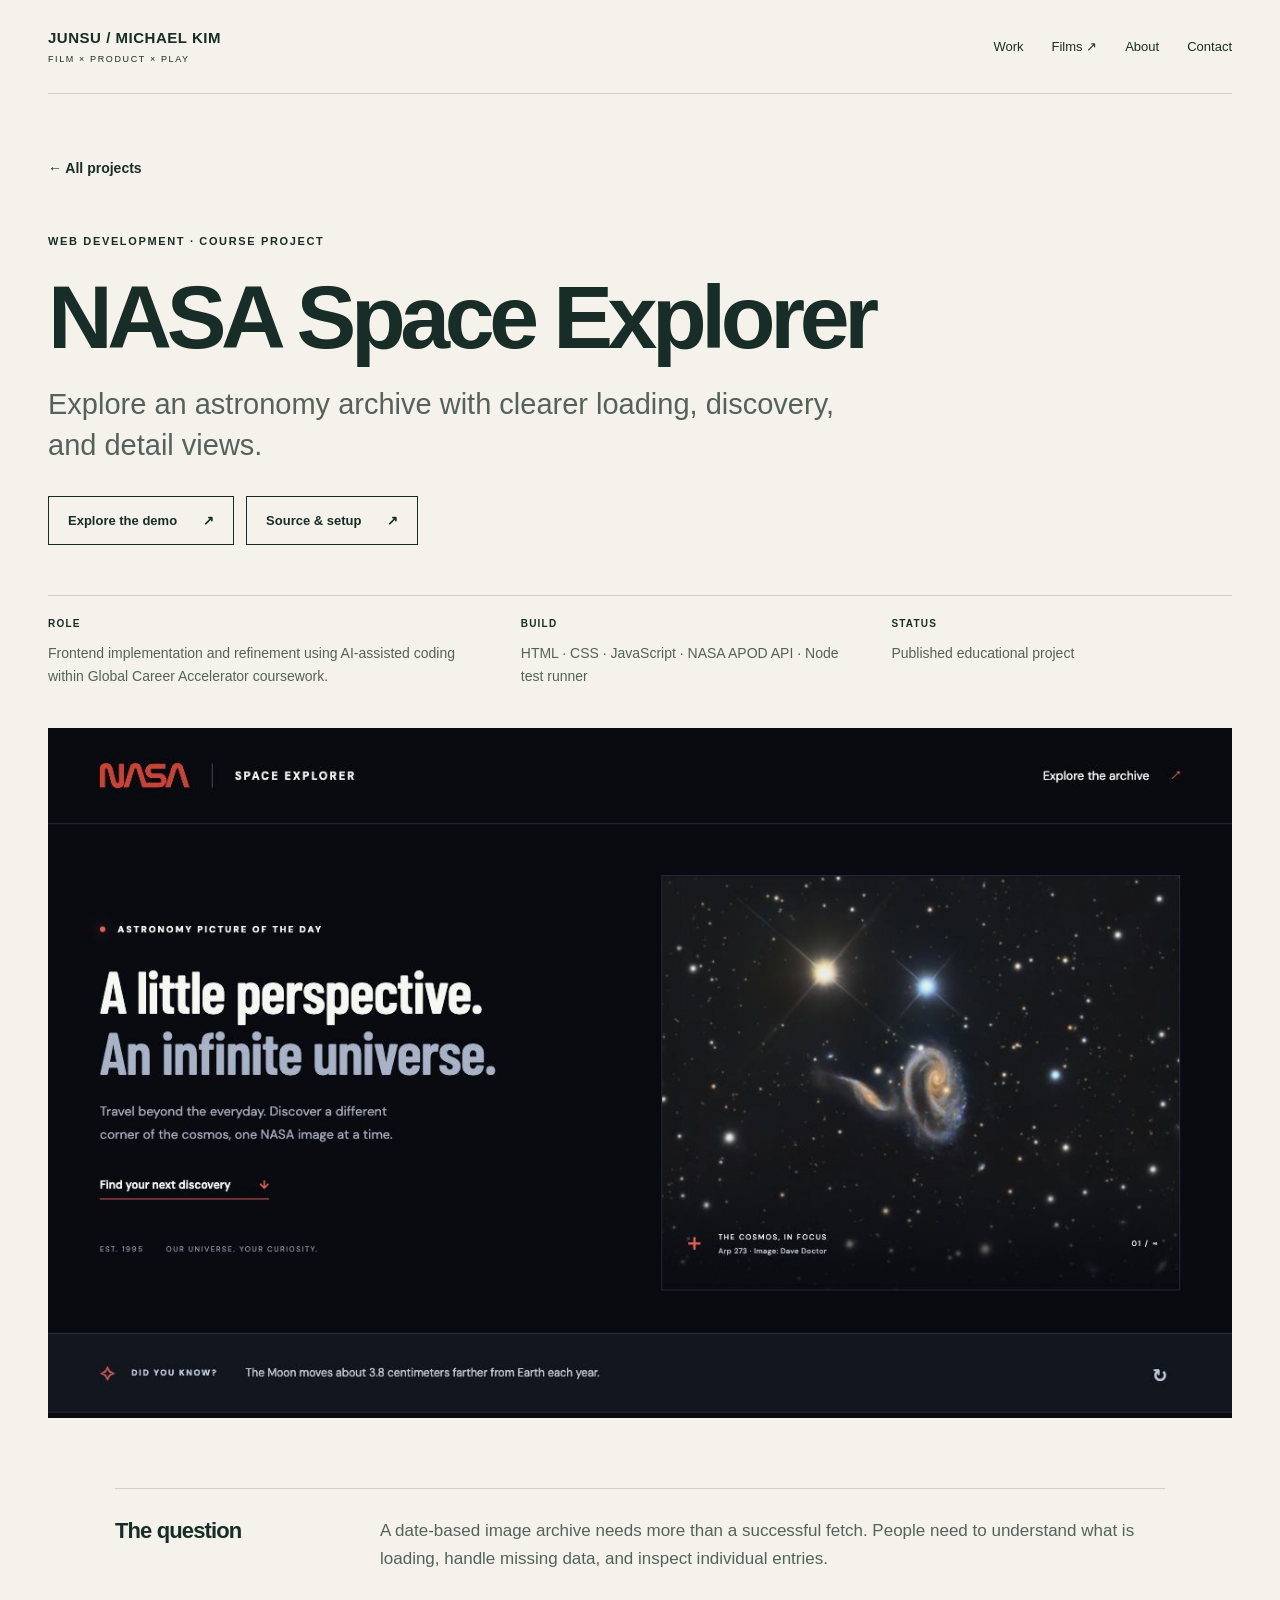
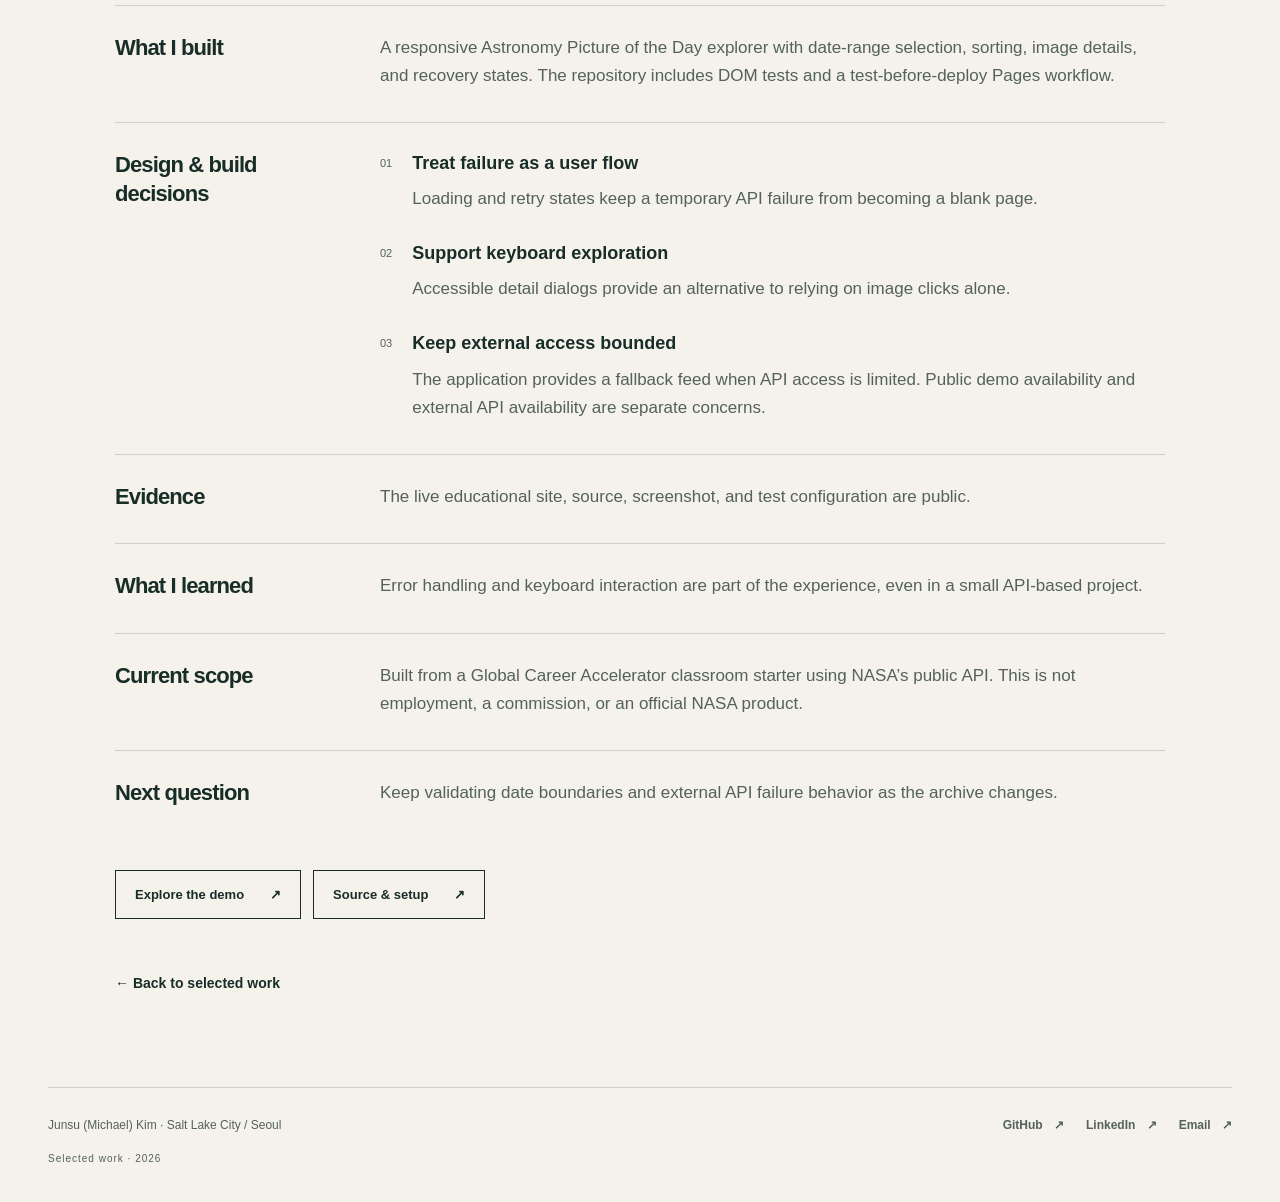
<file: projects/nasa-space-explorer/index.html>
<!doctype html><html lang="en"><head><meta charset="utf-8"><meta name="viewport" content="width=device-width,initial-scale=1"><title>NASA Space Explorer — Junsu (Michael) Kim</title><meta name="description" content="Explore an astronomy archive with clearer loading, discovery, and detail views."><meta name="theme-color" content="#f4f2eb"><link rel="canonical" href="https://playlist0726-code.github.io/projects/nasa-space-explorer/"><meta property="og:title" content="NASA Space Explorer — Junsu Kim"><meta property="og:description" content="Explore an astronomy archive with clearer loading, discovery, and detail views."><meta property="og:image" content="https://playlist0726-code.github.io/assets/human-enough.png"><link rel="icon" href="../../favicon.svg"><link rel="stylesheet" href="../../style.css"></head><body><a class="skip" href="#main">Skip to content</a><header><a class="wordmark" href="../../">JUNSU / MICHAEL KIM<span>FILM × PRODUCT × PLAY</span></a><nav aria-label="Main"><a href="../../#work">Work</a><a href="https://michael-kim-creative-portfolio.starbuild4590.chatgpt.site/#work">Films ↗</a><a href="../../#about">About</a><a href="mailto:playlist0726@gmail.com">Contact</a></nav></header><main id="main"><section class="case-hero"><a class="text-link" href="../../#work">← All projects</a><p class="eyebrow">WEB DEVELOPMENT · COURSE PROJECT</p><h1>NASA Space Explorer</h1><p class="case-deck">Explore an astronomy archive with clearer loading, discovery, and detail views.</p><div class="buttons"><a class="button" href="https://playlist0726-code.github.io/nasa-space-explorer/">Explore the demo <span aria-hidden="true">↗</span></a><a class="button" href="https://github.com/playlist0726-code/nasa-space-explorer">Source &amp; setup <span aria-hidden="true">↗</span></a></div><dl class="facts"><div><dt>Role</dt><dd>Frontend implementation and refinement using AI-assisted coding within Global Career Accelerator coursework.</dd></div><div><dt>Build</dt><dd>HTML · CSS · JavaScript · NASA APOD API · Node test runner</dd></div><div><dt>Status</dt><dd>Published educational project</dd></div></dl></section><img class="case-cover" src="../../assets/nasa.jpg" alt="NASA Space Explorer project preview" width="1500" height="1000"><section class="case-text"><div class="case-row"><h2>The question</h2><p>A date-based image archive needs more than a successful fetch. People need to understand what is loading, handle missing data, and inspect individual entries.</p></div><div class="case-row"><h2>What I built</h2><p>A responsive Astronomy Picture of the Day explorer with date-range selection, sorting, image details, and recovery states. The repository includes DOM tests and a test-before-deploy Pages workflow.</p></div><div class="case-row"><h2>Design &amp; build decisions</h2><div><article class="decision"><span>01</span><div><h3>Treat failure as a user flow</h3><p>Loading and retry states keep a temporary API failure from becoming a blank page.</p></div></article><article class="decision"><span>02</span><div><h3>Support keyboard exploration</h3><p>Accessible detail dialogs provide an alternative to relying on image clicks alone.</p></div></article><article class="decision"><span>03</span><div><h3>Keep external access bounded</h3><p>The application provides a fallback feed when API access is limited. Public demo availability and external API availability are separate concerns.</p></div></article></div></div><div class="case-row"><h2>Evidence</h2><p>The live educational site, source, screenshot, and test configuration are public.</p></div><div class="case-row"><h2>What I learned</h2><p>Error handling and keyboard interaction are part of the experience, even in a small API-based project.</p></div><div class="case-row"><h2>Current scope</h2><p>Built from a Global Career Accelerator classroom starter using NASA’s public API. This is not employment, a commission, or an official NASA product.</p></div><div class="case-row"><h2>Next question</h2><p>Keep validating date boundaries and external API failure behavior as the archive changes.</p></div><div class="buttons"><a class="button" href="https://playlist0726-code.github.io/nasa-space-explorer/">Explore the demo <span aria-hidden="true">↗</span></a><a class="button" href="https://github.com/playlist0726-code/nasa-space-explorer">Source &amp; setup <span aria-hidden="true">↗</span></a></div><p class="back-link"><a class="text-link" href="../../#work">← Back to selected work</a></p></section></main><footer><p>Junsu (Michael) Kim · Salt Lake City / Seoul</p><div><a class="text-link" href="https://github.com/playlist0726-code">GitHub <span aria-hidden="true">↗</span></a><a class="text-link" href="https://www.linkedin.com/in/michael-junsu-kim-670462379/">LinkedIn <span aria-hidden="true">↗</span></a><a class="text-link" href="mailto:playlist0726@gmail.com">Email <span aria-hidden="true">↗</span></a></div><p class="fine">Selected work · 2026</p></footer></body></html>
</file>
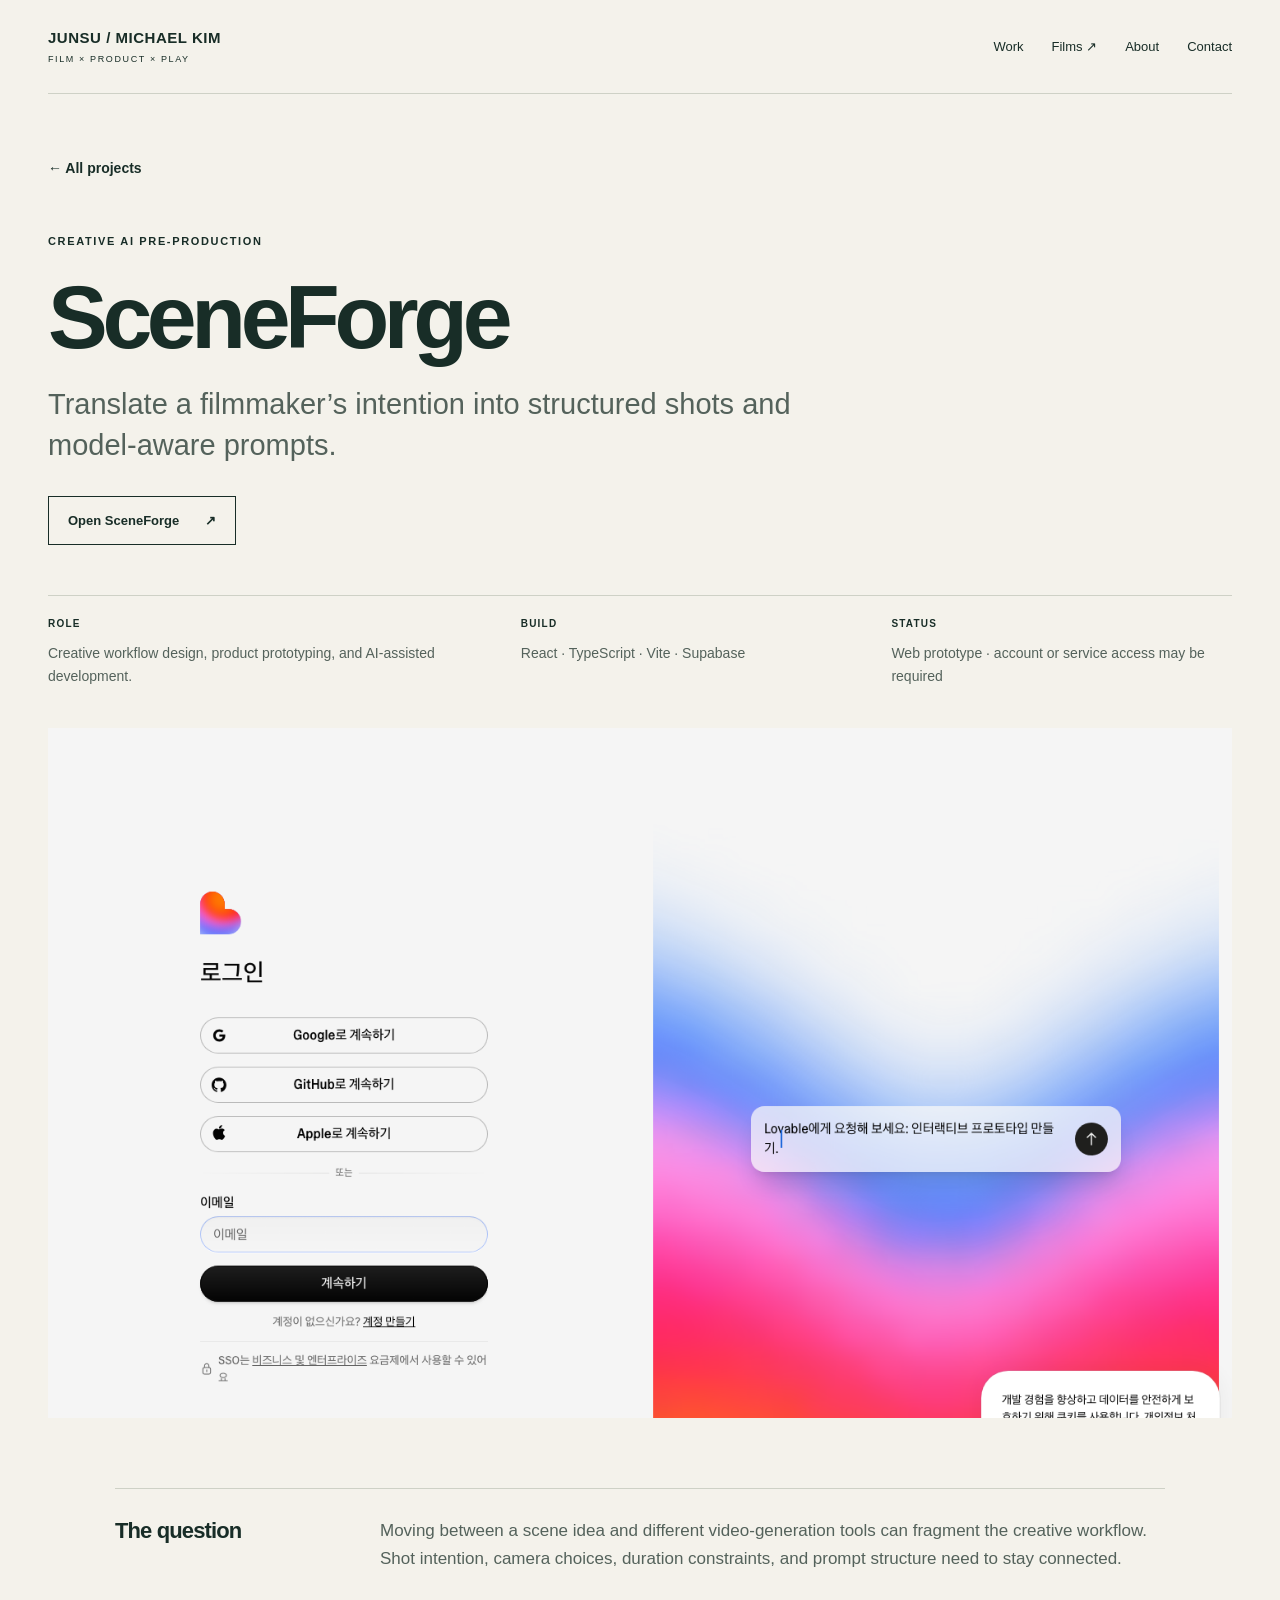
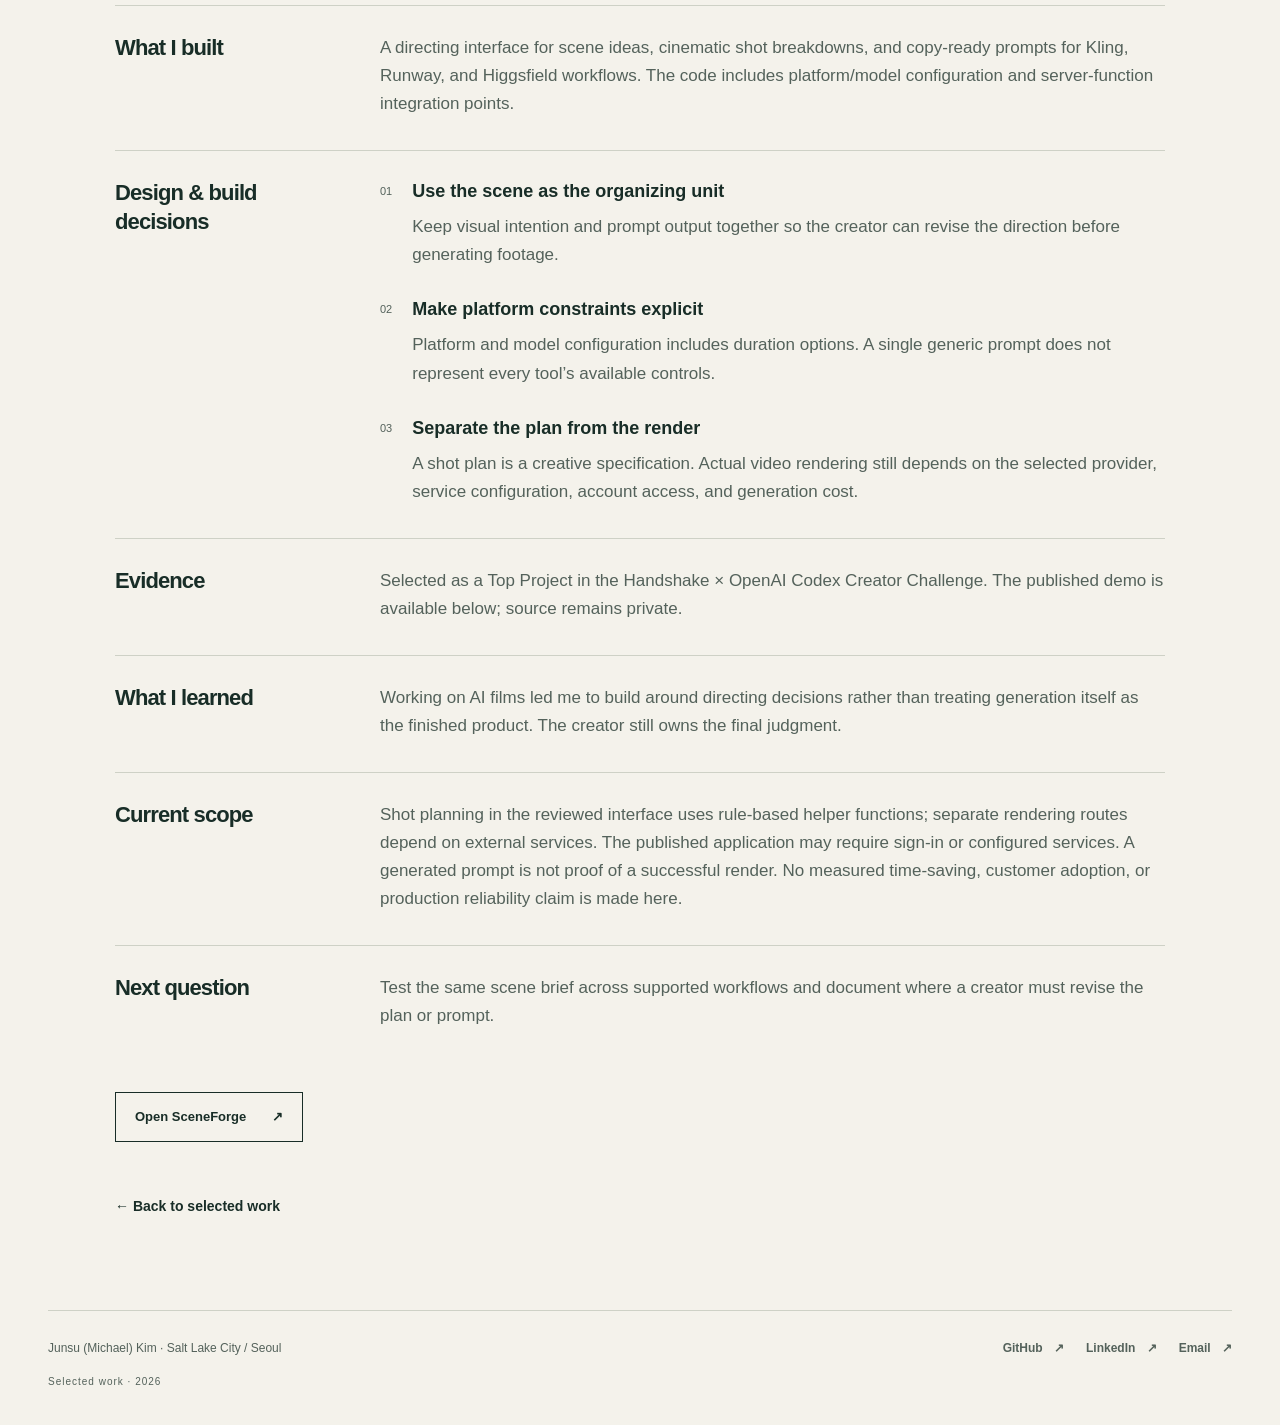
<file: projects/sceneforge/index.html>
<!doctype html><html lang="en"><head><meta charset="utf-8"><meta name="viewport" content="width=device-width,initial-scale=1"><title>SceneForge — Junsu (Michael) Kim</title><meta name="description" content="Translate a filmmaker’s intention into structured shots and model-aware prompts."><meta name="theme-color" content="#f4f2eb"><link rel="canonical" href="https://playlist0726-code.github.io/projects/sceneforge/"><meta property="og:title" content="SceneForge — Junsu Kim"><meta property="og:description" content="Translate a filmmaker’s intention into structured shots and model-aware prompts."><meta property="og:image" content="https://playlist0726-code.github.io/assets/human-enough.png"><link rel="icon" href="../../favicon.svg"><link rel="stylesheet" href="../../style.css"></head><body><a class="skip" href="#main">Skip to content</a><header><a class="wordmark" href="../../">JUNSU / MICHAEL KIM<span>FILM × PRODUCT × PLAY</span></a><nav aria-label="Main"><a href="../../#work">Work</a><a href="https://michael-kim-creative-portfolio.starbuild4590.chatgpt.site/#work">Films ↗</a><a href="../../#about">About</a><a href="mailto:playlist0726@gmail.com">Contact</a></nav></header><main id="main"><section class="case-hero"><a class="text-link" href="../../#work">← All projects</a><p class="eyebrow">CREATIVE AI PRE-PRODUCTION</p><h1>SceneForge</h1><p class="case-deck">Translate a filmmaker’s intention into structured shots and model-aware prompts.</p><div class="buttons"><a class="button" href="https://sceneforgeeve.lovable.app/">Open SceneForge <span aria-hidden="true">↗</span></a></div><dl class="facts"><div><dt>Role</dt><dd>Creative workflow design, product prototyping, and AI-assisted development.</dd></div><div><dt>Build</dt><dd>React · TypeScript · Vite · Supabase</dd></div><div><dt>Status</dt><dd>Web prototype · account or service access may be required</dd></div></dl></section><img class="case-cover" src="../../assets/sceneforge.png" alt="SceneForge project preview" width="1500" height="1000"><section class="case-text"><div class="case-row"><h2>The question</h2><p>Moving between a scene idea and different video-generation tools can fragment the creative workflow. Shot intention, camera choices, duration constraints, and prompt structure need to stay connected.</p></div><div class="case-row"><h2>What I built</h2><p>A directing interface for scene ideas, cinematic shot breakdowns, and copy-ready prompts for Kling, Runway, and Higgsfield workflows. The code includes platform/model configuration and server-function integration points.</p></div><div class="case-row"><h2>Design &amp; build decisions</h2><div><article class="decision"><span>01</span><div><h3>Use the scene as the organizing unit</h3><p>Keep visual intention and prompt output together so the creator can revise the direction before generating footage.</p></div></article><article class="decision"><span>02</span><div><h3>Make platform constraints explicit</h3><p>Platform and model configuration includes duration options. A single generic prompt does not represent every tool’s available controls.</p></div></article><article class="decision"><span>03</span><div><h3>Separate the plan from the render</h3><p>A shot plan is a creative specification. Actual video rendering still depends on the selected provider, service configuration, account access, and generation cost.</p></div></article></div></div><div class="case-row"><h2>Evidence</h2><p>Selected as a Top Project in the Handshake × OpenAI Codex Creator Challenge. The published demo is available below; source remains private.</p></div><div class="case-row"><h2>What I learned</h2><p>Working on AI films led me to build around directing decisions rather than treating generation itself as the finished product. The creator still owns the final judgment.</p></div><div class="case-row"><h2>Current scope</h2><p>Shot planning in the reviewed interface uses rule-based helper functions; separate rendering routes depend on external services. The published application may require sign-in or configured services. A generated prompt is not proof of a successful render. No measured time-saving, customer adoption, or production reliability claim is made here.</p></div><div class="case-row"><h2>Next question</h2><p>Test the same scene brief across supported workflows and document where a creator must revise the plan or prompt.</p></div><div class="buttons"><a class="button" href="https://sceneforgeeve.lovable.app/">Open SceneForge <span aria-hidden="true">↗</span></a></div><p class="back-link"><a class="text-link" href="../../#work">← Back to selected work</a></p></section></main><footer><p>Junsu (Michael) Kim · Salt Lake City / Seoul</p><div><a class="text-link" href="https://github.com/playlist0726-code">GitHub <span aria-hidden="true">↗</span></a><a class="text-link" href="https://www.linkedin.com/in/michael-junsu-kim-670462379/">LinkedIn <span aria-hidden="true">↗</span></a><a class="text-link" href="mailto:playlist0726@gmail.com">Email <span aria-hidden="true">↗</span></a></div><p class="fine">Selected work · 2026</p></footer></body></html>
</file>
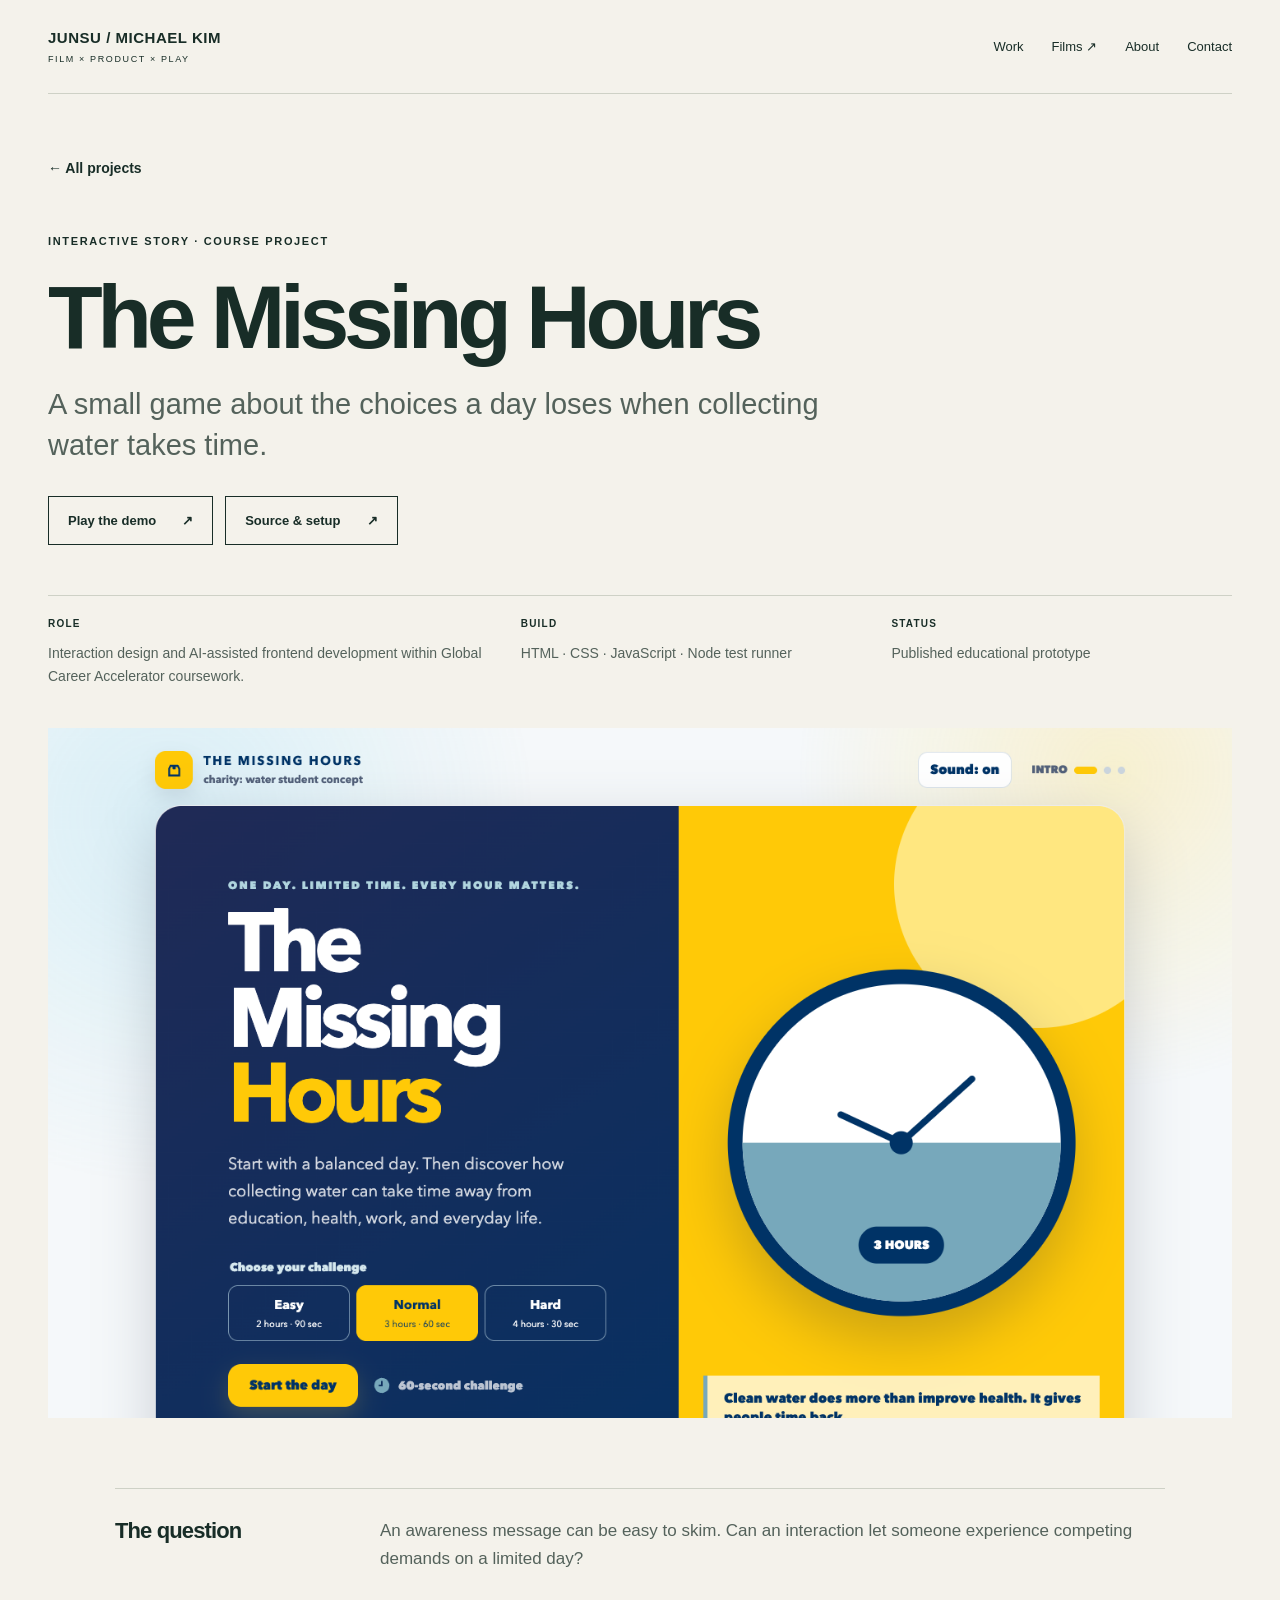
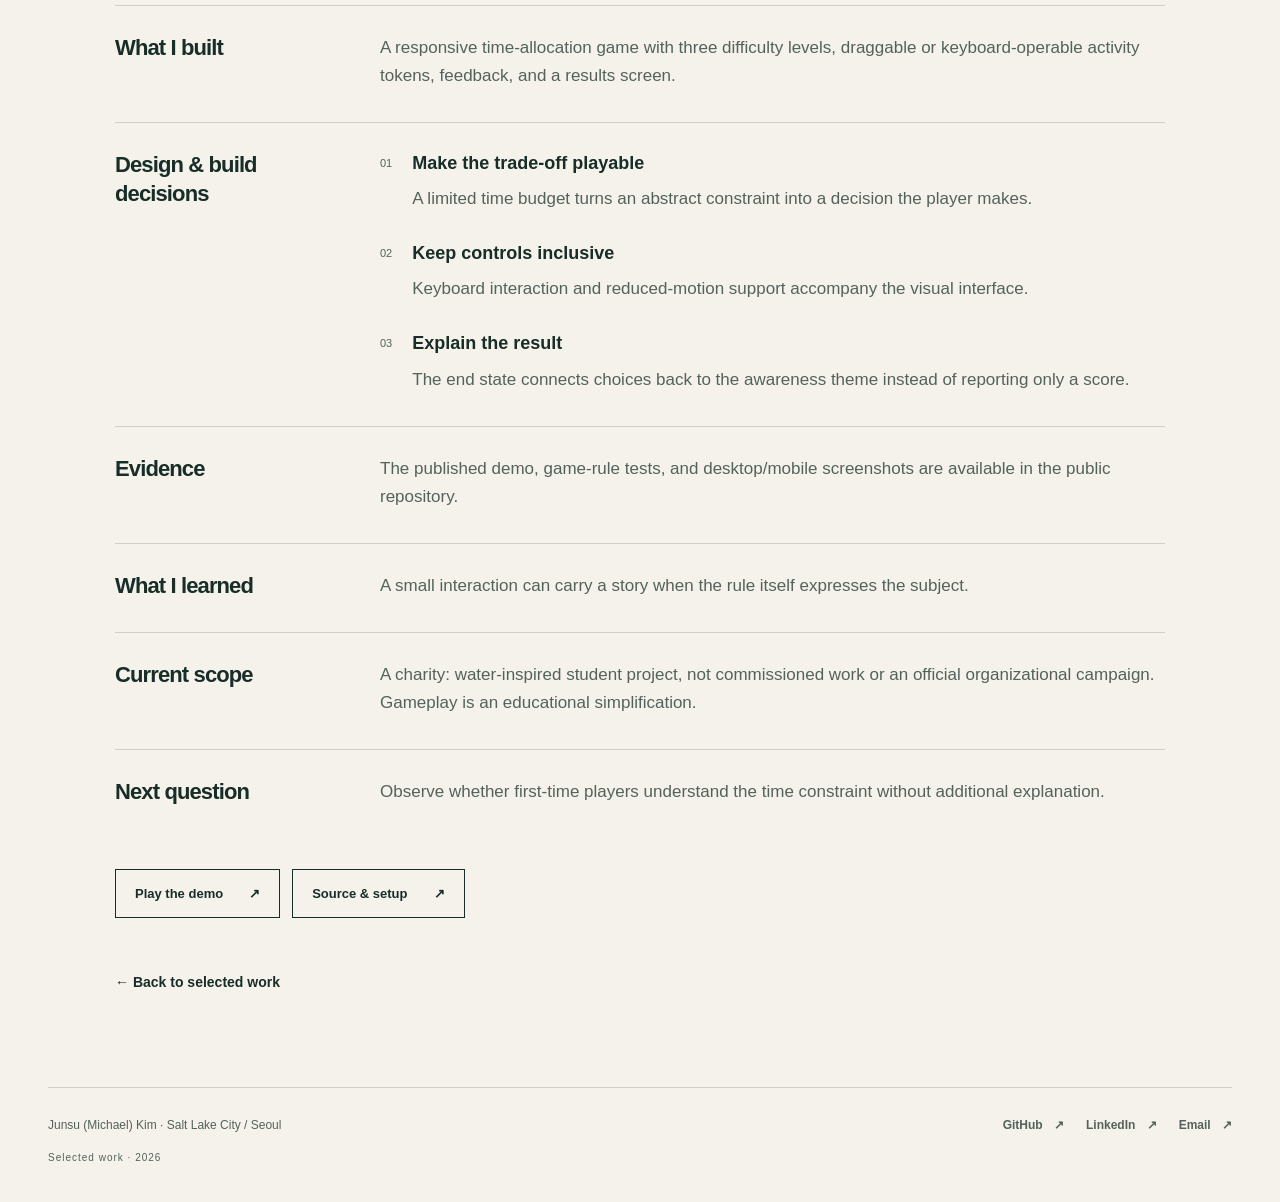
<file: projects/the-missing-hours/index.html>
<!doctype html><html lang="en"><head><meta charset="utf-8"><meta name="viewport" content="width=device-width,initial-scale=1"><title>The Missing Hours — Junsu (Michael) Kim</title><meta name="description" content="A small game about the choices a day loses when collecting water takes time."><meta name="theme-color" content="#f4f2eb"><link rel="canonical" href="https://playlist0726-code.github.io/projects/the-missing-hours/"><meta property="og:title" content="The Missing Hours — Junsu Kim"><meta property="og:description" content="A small game about the choices a day loses when collecting water takes time."><meta property="og:image" content="https://playlist0726-code.github.io/assets/human-enough.png"><link rel="icon" href="../../favicon.svg"><link rel="stylesheet" href="../../style.css"></head><body><a class="skip" href="#main">Skip to content</a><header><a class="wordmark" href="../../">JUNSU / MICHAEL KIM<span>FILM × PRODUCT × PLAY</span></a><nav aria-label="Main"><a href="../../#work">Work</a><a href="https://michael-kim-creative-portfolio.starbuild4590.chatgpt.site/#work">Films ↗</a><a href="../../#about">About</a><a href="mailto:playlist0726@gmail.com">Contact</a></nav></header><main id="main"><section class="case-hero"><a class="text-link" href="../../#work">← All projects</a><p class="eyebrow">INTERACTIVE STORY · COURSE PROJECT</p><h1>The Missing Hours</h1><p class="case-deck">A small game about the choices a day loses when collecting water takes time.</p><div class="buttons"><a class="button" href="https://playlist0726-code.github.io/the-missing-hours/">Play the demo <span aria-hidden="true">↗</span></a><a class="button" href="https://github.com/playlist0726-code/the-missing-hours">Source &amp; setup <span aria-hidden="true">↗</span></a></div><dl class="facts"><div><dt>Role</dt><dd>Interaction design and AI-assisted frontend development within Global Career Accelerator coursework.</dd></div><div><dt>Build</dt><dd>HTML · CSS · JavaScript · Node test runner</dd></div><div><dt>Status</dt><dd>Published educational prototype</dd></div></dl></section><img class="case-cover" src="../../assets/missing-hours.png" alt="The Missing Hours project preview" width="1500" height="1000"><section class="case-text"><div class="case-row"><h2>The question</h2><p>An awareness message can be easy to skim. Can an interaction let someone experience competing demands on a limited day?</p></div><div class="case-row"><h2>What I built</h2><p>A responsive time-allocation game with three difficulty levels, draggable or keyboard-operable activity tokens, feedback, and a results screen.</p></div><div class="case-row"><h2>Design &amp; build decisions</h2><div><article class="decision"><span>01</span><div><h3>Make the trade-off playable</h3><p>A limited time budget turns an abstract constraint into a decision the player makes.</p></div></article><article class="decision"><span>02</span><div><h3>Keep controls inclusive</h3><p>Keyboard interaction and reduced-motion support accompany the visual interface.</p></div></article><article class="decision"><span>03</span><div><h3>Explain the result</h3><p>The end state connects choices back to the awareness theme instead of reporting only a score.</p></div></article></div></div><div class="case-row"><h2>Evidence</h2><p>The published demo, game-rule tests, and desktop/mobile screenshots are available in the public repository.</p></div><div class="case-row"><h2>What I learned</h2><p>A small interaction can carry a story when the rule itself expresses the subject.</p></div><div class="case-row"><h2>Current scope</h2><p>A charity: water-inspired student project, not commissioned work or an official organizational campaign. Gameplay is an educational simplification.</p></div><div class="case-row"><h2>Next question</h2><p>Observe whether first-time players understand the time constraint without additional explanation.</p></div><div class="buttons"><a class="button" href="https://playlist0726-code.github.io/the-missing-hours/">Play the demo <span aria-hidden="true">↗</span></a><a class="button" href="https://github.com/playlist0726-code/the-missing-hours">Source &amp; setup <span aria-hidden="true">↗</span></a></div><p class="back-link"><a class="text-link" href="../../#work">← Back to selected work</a></p></section></main><footer><p>Junsu (Michael) Kim · Salt Lake City / Seoul</p><div><a class="text-link" href="https://github.com/playlist0726-code">GitHub <span aria-hidden="true">↗</span></a><a class="text-link" href="https://www.linkedin.com/in/michael-junsu-kim-670462379/">LinkedIn <span aria-hidden="true">↗</span></a><a class="text-link" href="mailto:playlist0726@gmail.com">Email <span aria-hidden="true">↗</span></a></div><p class="fine">Selected work · 2026</p></footer></body></html>
</file>
<file: style.css>
:root{--paper:#f4f2eb;--ink:#182d27;--green:#193e35;--muted:#54625b;--line:#ced1c6;--accent:#d3ed9b;--max:1260px}*{box-sizing:border-box}html{scroll-behavior:smooth}body{margin:0;background:var(--paper);color:var(--ink);font:17px/1.65 -apple-system,BlinkMacSystemFont,"Segoe UI",Arial,sans-serif;-webkit-font-smoothing:antialiased}a{color:inherit;text-underline-offset:5px}img{display:block;width:100%;height:auto}p,h1,h2,h3,figure{margin:0}p+p{margin-top:1em}header,footer,.section,.hero,.case-hero,.case-text,.contact{width:min(calc(100% - 96px),var(--max));margin-inline:auto}header{display:flex;justify-content:space-between;align-items:center;gap:32px;padding-block:28px;border-bottom:1px solid var(--line)}header a{text-decoration:none}.wordmark{font-size:15px;line-height:1.3;font-weight:750;letter-spacing:.035em}.wordmark span{display:block;font-size:9px;font-weight:500;letter-spacing:.18em;margin-top:6px}nav{display:flex;gap:28px;font-size:13px}nav a:hover,.text-link:hover{text-decoration:underline}a:focus-visible{outline:3px solid #a55322;outline-offset:5px}.skip{position:fixed;top:-100px;left:20px;background:var(--green);color:white;padding:12px;z-index:100}.skip:focus{top:12px}.eyebrow{font-size:11px;font-weight:650;letter-spacing:.15em;text-transform:uppercase}.hero{padding-block:80px 70px}.hero h1{font-size:clamp(3.4rem,6.4vw,6rem);line-height:1.03;letter-spacing:-.055em;font-weight:600;margin-top:28px}.hero h1 em{font-family:Georgia,serif;font-weight:400}.hero-bottom{display:flex;justify-content:space-between;gap:50px;align-items:flex-end;margin-top:46px}.hero-bottom p{max-width:600px;color:var(--muted);font-size:18px}.button{display:inline-flex;align-items:center;justify-content:space-between;gap:26px;padding:13px 19px;border:1px solid currentColor;text-decoration:none;font-size:13px;font-weight:600;transition:background .15s,color .15s}.button:hover{background:var(--accent);color:var(--ink)}.button.dark{background:var(--green);color:white;border-color:var(--green);white-space:nowrap}.button.dark:hover{background:#2c584a}.featured-strip{display:grid;grid-template-columns:1fr 1fr;background:var(--green);color:#edf0e8;padding:25px max(48px,calc((100% - var(--max))/2));gap:35px}.featured-strip p{font-size:9px;letter-spacing:.13em;margin:0}.featured-strip strong{display:block;font-size:12px;font-weight:500;letter-spacing:0;margin-top:5px}.section{padding-block:90px}.section-head{display:grid;grid-template-columns:1fr 2fr;gap:13px 35px;margin-bottom:42px}.section-head .eyebrow{grid-column:1/-1}.section-head h2,h2{font-size:clamp(2rem,3.4vw,3rem);line-height:1.13;letter-spacing:-.04em;font-weight:550}.section-head p:not(.eyebrow){max-width:490px;justify-self:end;color:var(--muted)}.work-grid{display:grid;grid-template-columns:1fr 1fr;gap:55px 32px}.card-image{display:block;position:relative;overflow:hidden;background:#daddd2;aspect-ratio:3/2}.card-image img{height:100%;object-fit:cover;object-position:top;transition:transform .3s}.card-image:hover img{transform:scale(1.025)}.card-number{position:absolute;left:15px;top:15px;background:var(--paper);padding:3px 9px;font-size:12px}.card-heading{display:flex;justify-content:space-between;align-items:center;margin-top:20px;gap:10px}.card-heading h3{font-size:30px;line-height:1.2;letter-spacing:-.04em;font-weight:600;margin-top:7px}.card-heading h3 a{text-decoration:none}.round-link{display:grid;place-items:center;text-decoration:none;width:42px;height:42px;border:1px solid var(--line);border-radius:50%;flex:none}.round-link:hover{background:var(--green);color:white}.work-card>p{font-size:16px;margin-top:13px;color:var(--muted);max-width:520px}.work-card .status{font-size:11px;letter-spacing:.03em;padding-top:10px;border-top:1px solid var(--line);margin-top:15px}.film-banner{background:var(--ink);color:var(--paper);display:grid;grid-template-columns:1fr 1.05fr;gap:40px;align-items:center;padding:60px max(48px,calc((100% - var(--max))/2))}.film-banner h2{margin-block:20px}.film-banner p:not(.eyebrow){color:#c6cfc6;font-size:16px}.film-banner .button{margin-top:24px}.film-banner img{aspect-ratio:16/10;object-fit:cover}.archive-link{margin-top:35px}.text-link{display:inline-block;font-size:14px;font-weight:600;text-decoration:none}.text-link span{margin-left:8px}.about{display:grid;grid-template-columns:1.2fr 1fr;gap:10%;border-top:1px solid var(--line)}.about h2{margin-block:22px 30px}.about p{color:var(--muted)}.about .large{font-size:23px;line-height:1.5;color:var(--ink)}.about-facts>div{border-top:1px solid var(--line);padding-top:18px;margin-bottom:26px}.about-facts h3{font-size:12px;letter-spacing:.08em;text-transform:uppercase;margin-bottom:12px}.about-facts p{font-size:15px}.about-facts .text-link{display:block;margin-bottom:10px}.contact{padding-block:55px 80px;border-top:1px solid var(--line)}.contact h2{margin-block:22px 30px}footer{padding-block:28px 35px;border-top:1px solid var(--line);display:flex;flex-wrap:wrap;gap:15px 40px;align-items:center;font-size:12px;color:var(--muted)}footer div{display:flex;gap:22px;margin-left:auto}footer .text-link{font-size:12px}footer .fine{width:100%;font-size:10px;letter-spacing:.1em;margin:0}.case-hero{padding-block:60px 40px}.case-hero>.eyebrow{margin-top:50px}.case-hero h1{font-size:clamp(3rem,7vw,6rem);line-height:1.05;letter-spacing:-.06em;font-weight:600;margin-top:20px}.case-deck{font-size:clamp(21px,2.4vw,29px);line-height:1.4;max-width:800px;margin-top:20px;color:var(--muted)}.buttons{display:flex;flex-wrap:wrap;gap:12px;margin-top:30px}.facts{display:grid;grid-template-columns:1.3fr 1fr 1fr;gap:30px;margin:50px 0 0;border-top:1px solid var(--line);padding-top:20px}.facts dt{font-size:10px;letter-spacing:.12em;text-transform:uppercase;font-weight:700}.facts dd{margin:9px 0 0;font-size:14px;color:var(--muted)}.case-cover{width:min(calc(100% - 96px),var(--max));margin:0 auto;max-height:690px;object-fit:cover;object-position:top;background:#daddd2}.case-text{max-width:1050px;padding-block:70px 90px}.case-row{display:grid;grid-template-columns:230px 1fr;gap:35px;border-top:1px solid var(--line);padding-block:28px 32px}.case-row h2{font-size:22px;line-height:1.3}.case-row>p,.case-row>div{color:var(--muted)}.decision{display:flex;gap:20px;margin-bottom:28px}.decision:last-child{margin-bottom:0}.decision>span{font-size:11px;padding-top:3px}.decision h3{font-size:18px;font-weight:650;line-height:1.4;color:var(--ink);margin-bottom:9px}.back-link{margin-top:50px}.project-index{list-style:none;padding:0;margin:30px 0 65px}.project-index li{display:grid;grid-template-columns:230px 1fr;gap:30px;padding-block:20px;border-top:1px solid var(--line)}.project-index p{font-size:14px;color:var(--muted)}
@media(max-width:850px){header,footer,.section,.hero,.case-hero,.case-text,.contact{width:calc(100% - 48px)}.hero{padding-block:55px}.hero h1{font-size:clamp(3rem,7.5vw,4.4rem)}.hero-bottom{display:block}.hero-bottom .button{margin-top:25px}.featured-strip{padding-inline:24px}.section{padding-block:65px}.section-head{display:block}.section-head h2{margin-block:13px}.section-head p:not(.eyebrow){margin-top:20px}.film-banner{padding:45px 24px;gap:28px}.about{gap:40px}.case-cover{width:calc(100% - 48px)}.facts{grid-template-columns:1fr 1fr}.facts>div:first-child{grid-column:1/-1}.case-row{grid-template-columns:180px 1fr;gap:22px}nav{gap:16px}.card-heading h3{font-size:27px}}
@media(max-width:560px){body{font-size:16px}header{align-items:flex-start;gap:16px;padding-block:22px}nav{display:grid;grid-template-columns:1fr 1fr;gap:6px 14px;font-size:11px}.wordmark{max-width:150px;font-size:12px}.wordmark span{font-size:8px;letter-spacing:.1em}.hero h1{font-size:clamp(2.55rem,9.2vw,3.5rem)}.hero-bottom p{font-size:16px}.hero .eyebrow{font-size:9px}.featured-strip{grid-template-columns:1fr;gap:18px}.work-grid{grid-template-columns:1fr;gap:38px}.section-head h2,h2{font-size:31px}.film-banner{grid-template-columns:1fr}.film-banner img{margin-top:10px}.about{grid-template-columns:1fr}.about .large{font-size:21px}.case-hero{padding-top:35px}.case-hero h1{font-size:49px}.case-hero>.eyebrow{margin-top:35px}.case-row{grid-template-columns:1fr;gap:15px}.facts{gap:20px}.case-text{padding-top:45px}.project-index li{grid-template-columns:1fr;gap:8px}footer div{margin-left:0}.buttons .button{flex-grow:1}.contact{padding-bottom:55px}}
@media(prefers-reduced-motion:reduce){html{scroll-behavior:auto}*,*::before,*::after{transition:none!important;animation:none!important}}
</file>
